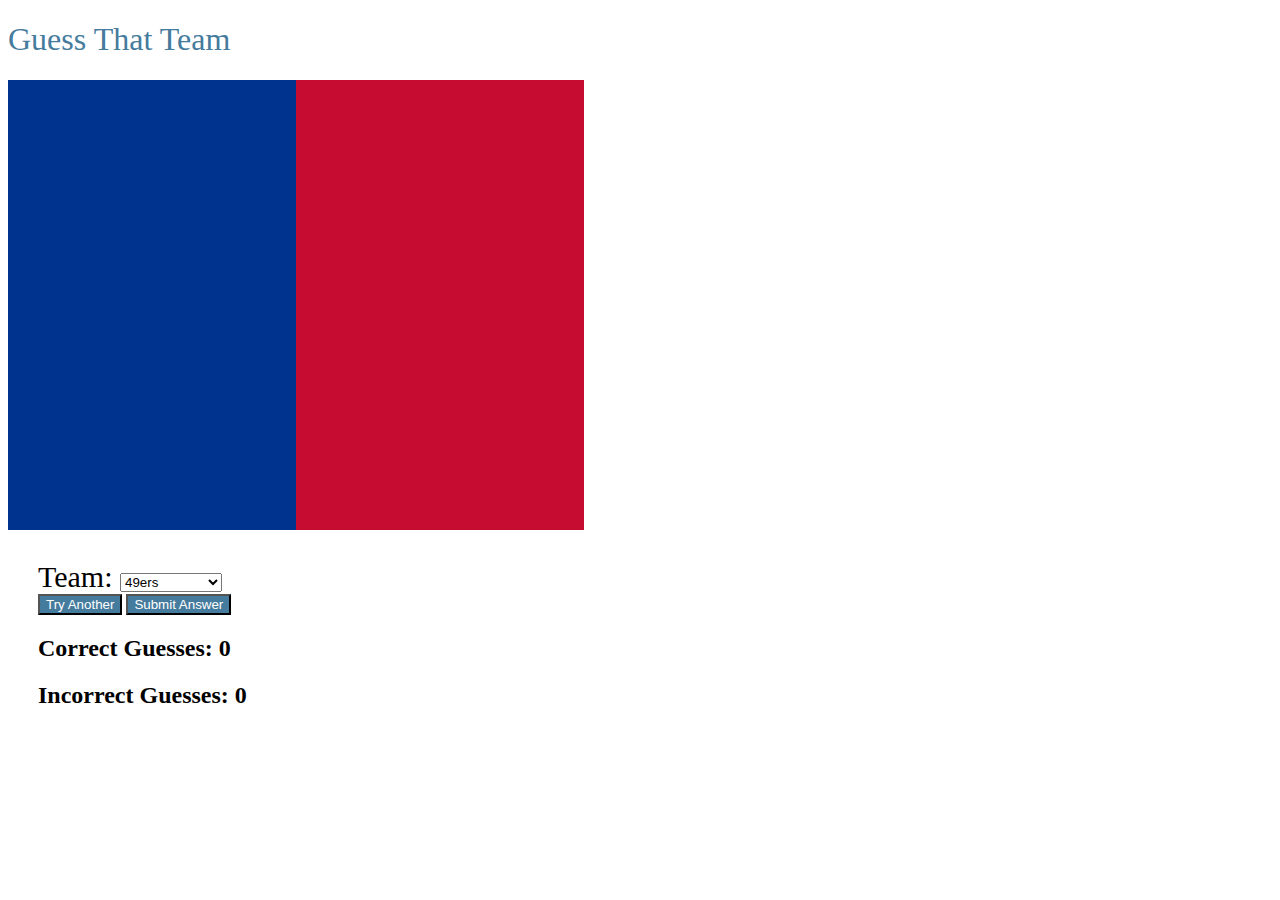
<file: Guess That Team/index.html>
<!DOCTYPE html>

<head>
    <link rel="stylesheet" href="https://cdn.jsdelivr.net/npm/bootstrap@4.5.3/dist/css/bootstrap.min.css"
        integrity="sha384-TX8t27EcRE3e/ihU7zmQxVncDAy5uIKz4rEkgIXeMed4M0jlfIDPvg6uqKI2xXr2" crossorigin="anonymous">
    <title>Guess That Team</title>
    <link rel="stylesheet" href="app.css">
    <meta name="viewport" content="width=device-width, initial-scale=1.0">


</head>

<body>
    <div class="container">
        <h1 class="text-center display-1">
            Guess That Team
        </h1>
    </div>

    <div class="card-group">
        <div id="card1" class="card" style="width: 18rem;">
            <div class="card-body">
            </div>
        </div>

        <div id="card2" class="card" style="width: 18rem;">
            <div class="card-body">
            </div>
        </div>

        <div id="card3" class="card" style="width: 18rem;">
            <div class="card-body">
            </div>
        </div>
    </div>

    <div id="submit" class="container text-center">
        <form>
            Team:
            <select class="form-select form-select-lg mb-3" name="team" id="mySelect">
                <option value="sf">49ers</option>
                <option value="chi">Bears</option>
                <option value="cin">Bengals</option>
                <option value="buf">Bills</option>
                <option value="den">Broncos</option>
                <option value="cle">Browns</option>
                <option value="tb">Buccaneers</option>
                <option value='arz'>Cardinals</option>
                <option value='lac'>Chargers</option>
                <option value='kc'>Chiefs</option>
                <option value='ind'>Colts</option>
                <option value='was'>Commanders</option>
                <option value='dal'>Cowboys</option>
                <option value="mia">Dolphins</option>
                <option value='phi'>Eagles</option>
                <option value='atl'>Falcons</option>
                <option value='nyg'>Giants</option>
                <option value='jac'>Jaguars</option>
                <option value='nyj'>Jets</option>
                <option value='det'>Lions</option>
                <option value='gb'>Packers</option>
                <option value='car'>Panthers</option>
                <option value='ne'>Patriots</option>
                <option value='lv'>Raiders</option>
                <option value='lar'>Rams</option>
                <option value='bal'>Ravens</option>
                <option value='no'>Saints</option>
                <option value='sea'>Seahawks</option>
                <option value='pit'>Steelers</option>
                <option value='hou'>Texans</option>
                <option value='ten'>Titans</option>
                <option value='min'>Vikings</option>
            </select>
        </form>
        <div id="userInput">
            <button id="tryAnother" class="btn-lg">Try Another</button>
            <button id="answer" class="btn-lg">Submit Answer</button>
            <h2>Correct Guesses: <span id="correctScore">0</span></h2>
            <h2>Incorrect Guesses: <span id="inCorrectScore">0</span></h2>
        </div>
    </div>

    <script src="script.js"></script>
</body>





</html>
</file>
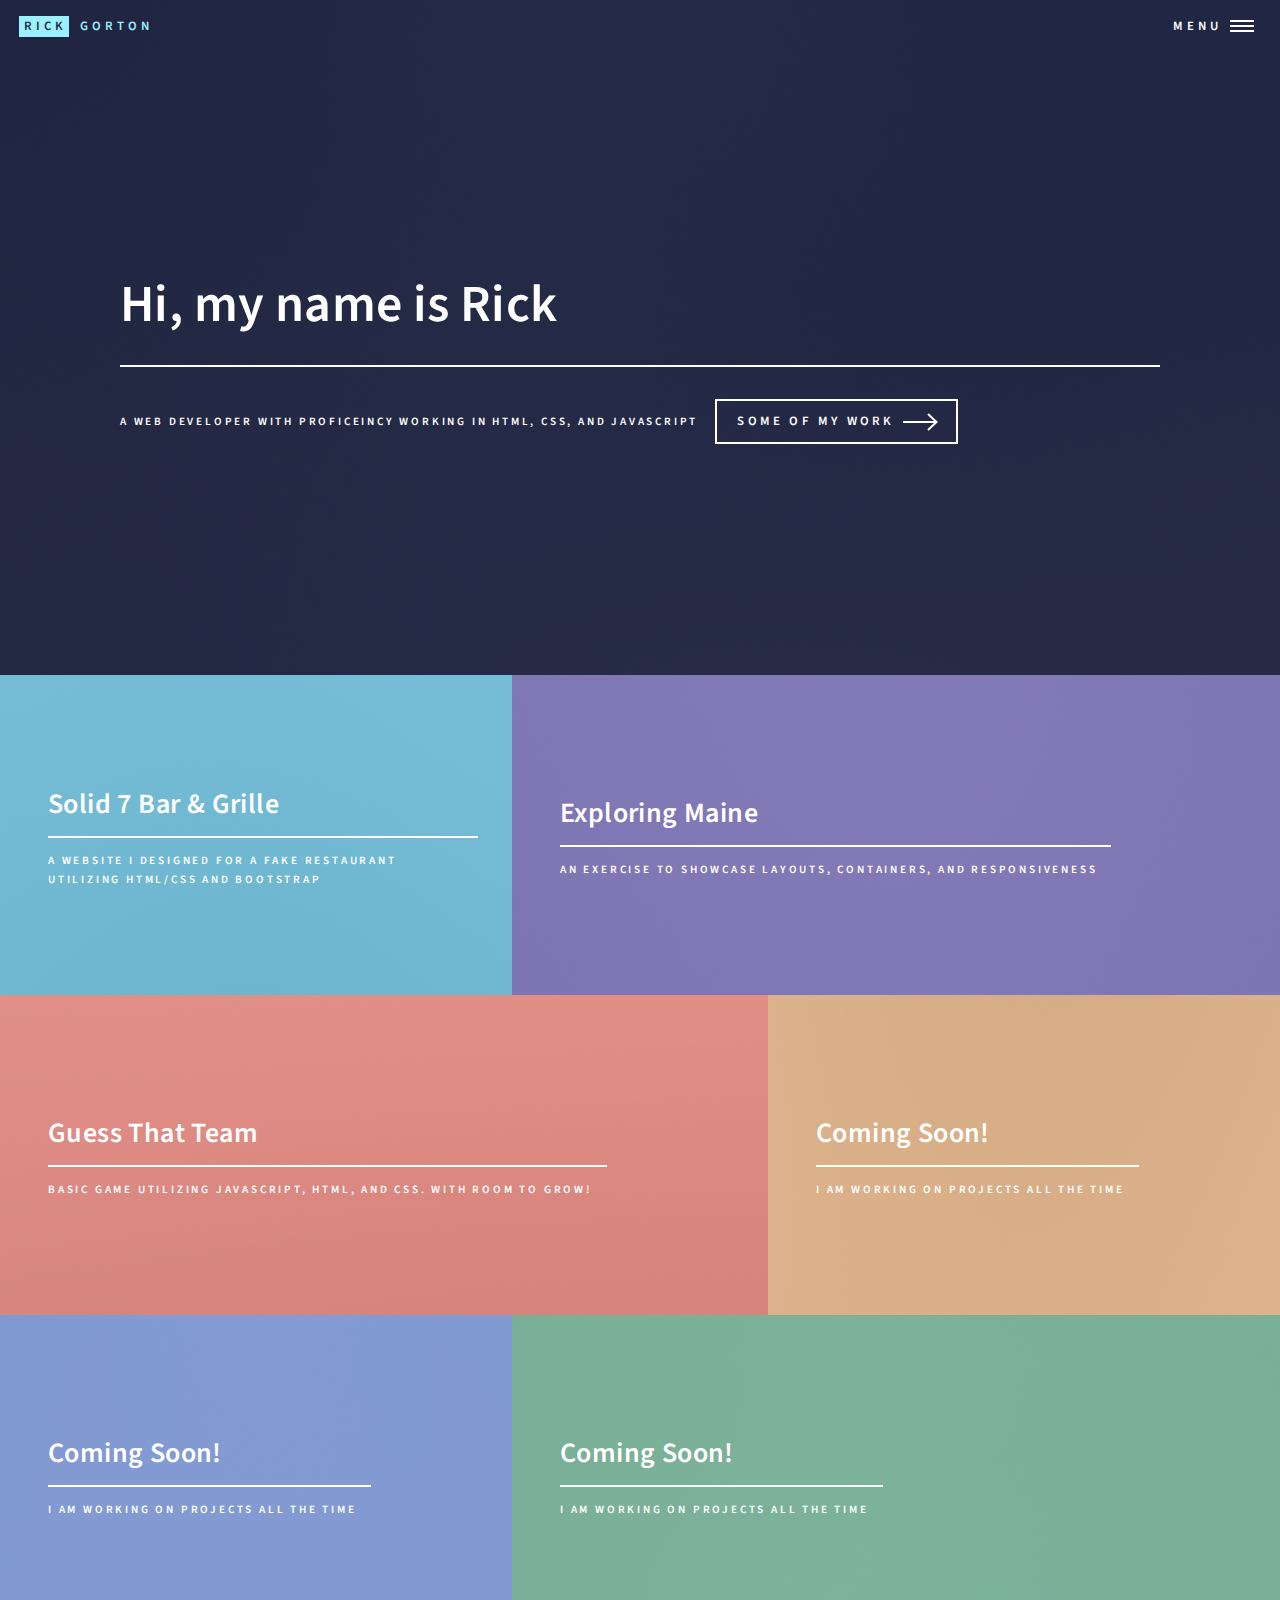
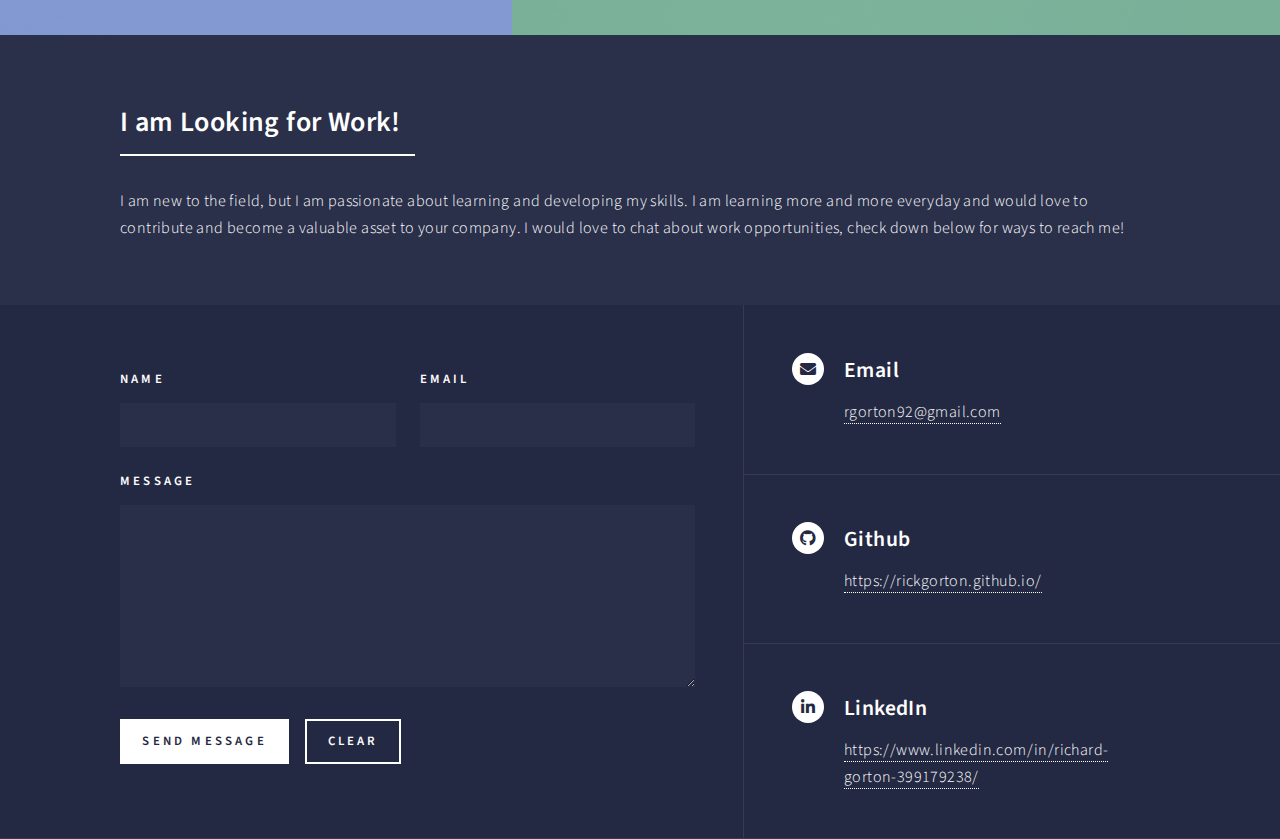
<file: Portfolio/index.html>
<!DOCTYPE HTML>
<html>

<head>
	<title>My Portfolio</title>
	<meta charset="utf-8" />
	<meta name="viewport" content="width=device-width, initial-scale=1, user-scalable=no" />
	<link rel="stylesheet" href="assets/css/main.css" />
	<noscript>
		<link rel="stylesheet" href="assets/css/noscript.css" />
	</noscript>
</head>

<body class="is-preload">

	<!-- Wrapper -->
	<div id="wrapper">

		<!-- Header -->
		<header id="header" class="alt">
			<a href="index.html" class="logo"><strong>Rick</strong> <span>Gorton</span></a>
			<nav>
				<a href="#menu">Menu</a>
			</nav>
		</header>

		<!-- Menu -->
		<nav id="menu">
			<ul class="links">
				<li><a href="index.html">Home</a></li>
				<li><a href="Solid 7/Solid 7.html">Restaurant Site Demo</a></li>
				<li><a href="Column Site/index.html">Photo Blog Demo</a></li>

			</ul>
		</nav>

		<!-- Banner -->
		<section id="banner" class="major">
			<div class="inner">
				<header class="major">
					<h1>Hi, my name is Rick</h1>
				</header>
				<div class="content">
					<p>A Web Developer with proficeincy working in HTML, CSS, and Javascript</p>
					<ul class="actions">
						<li><a href="#one" class="button next scrolly">Some of my Work</a></li>
					</ul>
				</div>
			</div>
		</section>

		<!-- Main -->
		<div id="main">

			<!-- One -->
			<section id="one" class="tiles">
				<article>
					<span class="image">
						<img src="images/pic01.jpg" alt="" />
					</span>
					<header class="major">
						<h3><a href="Solid 7/Solid 7.html" class="link">Solid 7 Bar & Grille</a></h3>
						<p>A website I designed for a fake Restaurant utilizing HTML/CSS and Bootstrap</p>
					</header>
				</article>
				<article>
					<span class="image">
						<img src="images/pic02.jpg" alt="" />
					</span>
					<header class="major">
						<h3><a href="Column Site/index.html" class="link">Exploring Maine</a></h3>
						<p>An exercise to showcase layouts, containers, and responsiveness</p>
					</header>
				</article>
				<article>
					<span class="image">
						<img src="images/pic03.jpg" alt="" />
					</span>
					<header class="major">
						<h3><a href="Guess That Team/index.html" class="link"></a> Guess That Team</a></h3>
						<p>Basic game utilizing Javascript, HTML, and CSS. With room to grow!</p>
					</header>
				</article>
				<article>
					<span class="image">
						<img src="images/pic04.jpg" alt="" />
					</span>
					<header class="major">
						<h3>Coming Soon!</a></h3>
						<p>I am working on projects all the time</p>
					</header>
				</article>
				<article>
					<span class="image">
						<img src="images/pic05.jpg" alt="" />
					</span>
					<header class="major">
						<h3>Coming Soon!</a></h3>
						<p>I am working on projects all the time</p>
					</header>
				</article>
				<article>
					<span class="image">
						<img src="images/pic06.jpg" alt="" />
					</span>
					<header class="major">
						<h3>Coming Soon!</a></h3>
						<p>I am working on projects all the time</p>
					</header>
				</article>
			</section>

			<!-- Two -->
			<section id="two">
				<div class="inner">
					<header class="major">
						<h2>I am Looking for Work!</h2>
					</header>
					<p> I am new to the field, but I am passionate about learning and developing my skills. I am
						learning more and more everyday and would love to contribute and become a valuable asset to your
						company. I would love to chat about work opportunities, check down below for ways to reach me!
					</p>
				</div>
			</section>

		</div>

		<!-- Contact -->
		<section id="contact">
			<div class="inner">
				<section>
					<form method="post" action="#">
						<div class="fields">
							<div class="field half">
								<label for="name">Name</label>
								<input type="text" name="name" id="name" required />
							</div>
							<div class="field half">
								<label for="email">Email</label>
								<input type="text" name="email" id="email" required />
							</div>
							<div class="field">
								<label for="message">Message</label>
								<textarea name="message" id="message" rows="6" required></textarea>
							</div>
						</div>
						<ul class="actions">
							<li><input type="submit" value="Send Message" class="primary" /></li>
							<li><input type="reset" value="Clear" /></li>
						</ul>
					</form>
				</section>
				<section class="split">
					<section>
						<div class="contact-method">
							<span class="icon solid alt fa-envelope"></span>
							<h3>Email</h3>
							<a href="mailto:rgorton92@gmail.com">rgorton92@gmail.com</a>
						</div>
					</section>
					<section>
						<div class="contact-method">
							<span class="icon brands alt fa-github"></span>
							<h3>Github</h3>
							<span><a href="https://rickgorton.github.io/">https://rickgorton.github.io/</a></span>
						</div>
					</section>
					<section>
						<div class="contact-method">
							<span class="icon brands alt fa-linkedin-in"></span>
							<h3>LinkedIn</h3>
							<span><a
									href="https://www.linkedin.com/in/richard-gorton-399179238/">https://www.linkedin.com/in/richard-gorton-399179238/</a></span>
						</div>
					</section>
				</section>
			</div>
		</section>
	</div>

	<!-- Scripts -->
	<script src="assets/js/jquery.min.js"></script>
	<script src="assets/js/jquery.scrolly.min.js"></script>
	<script src="assets/js/jquery.scrollex.min.js"></script>
	<script src="assets/js/browser.min.js"></script>
	<script src="assets/js/breakpoints.min.js"></script>
	<script src="assets/js/util.js"></script>
	<script src="assets/js/main.js"></script>

</body>

</html>
</file>
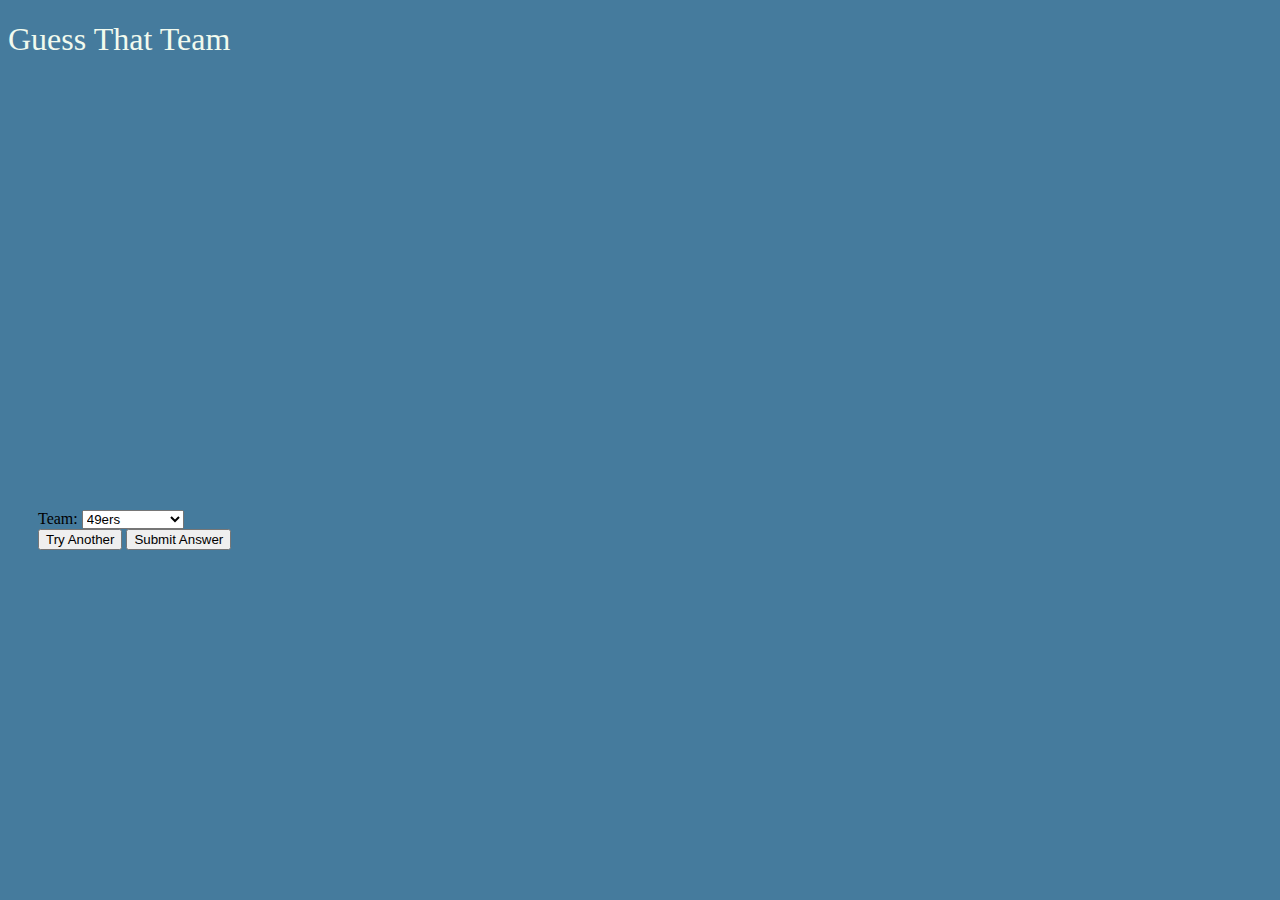
<file: Portfolio/Guess That Team/index.html>
<!DOCTYPE html>

<head>
    <link rel="stylesheet" href="https://cdn.jsdelivr.net/npm/bootstrap@4.5.3/dist/css/bootstrap.min.css"
        integrity="sha384-TX8t27EcRE3e/ihU7zmQxVncDAy5uIKz4rEkgIXeMed4M0jlfIDPvg6uqKI2xXr2" crossorigin="anonymous">
    <title>Guess That Team</title>
    <link rel="stylesheet" href="app.css">


</head>

<body>
    <div class="container">
        <h1 class="text-center display-1">
            Guess That Team
        </h1>
    </div>

    <div class="card-group">
        <div id="card1" class="card" style="width: 18rem; height: 25rem;">
            <div class="card-body">
            </div>
        </div>

        <div id="card2" class="card" style="width: 18rem;">
            <div class="card-body">
            </div>
        </div>

        <div id="card3" class="card" style="width: 18rem;">
            <div class="card-body">
            </div>
        </div>
    </div>

    <div id="submit" class="container text-center">
        <form>
            Team:
            <select name="team" id="mySelect">
                <option value="sf">49ers</option>
                <option value="chi">Bears</option>
                <option value="cin">Bengals</option>
                <option value="buf">Bills</option>
                <option value="den">Broncos</option>
                <option value="cin">Browns</option>
                <option value="tb">Buccaneers</option>
                <option value='arz'>Cardinals</option>
                <option value='lac'>Chargers</option>
                <option value='kc'>Chiefs</option>
                <option value='ind'>Colts</option>
                <option value='was'>Commanders</option>
                <option value='dal'>Cowboys</option>
                <option value="mia">Dolphins</option>
                <option value='phi'>Eagles</option>
                <option value='atl'>Falcons</option>
                <option value='nyg'>Giants</option>
                <option value='jac'>Jaguars</option>
                <option value='nyj'>Jets</option>
                <option value='det'>Lions</option>
                <option value='gb'>Packers</option>
                <option value='car'>Panthers</option>
                <option value='ne'>Patriots</option>
                <option value='lv'>Raiders</option>
                <option value='lar'>Rams</option>
                <option value='bal'>Ravens</option>
                <option value='no'>Saints</option>
                <option value='sea'>Seahawks</option>
                <option value='pit'>Steelers</option>
                <option value='hou'>Texans</option>
                <option value='ten'>Titans</option>
                <option value='min'>Vikings</option>
            </select>
        </form>
        <button id="tryAnother">Try Another</button>
        <button id="answer">Submit Answer</button>
    </div>

    <script src="script.js"></script>
</body>





</html>
</file>
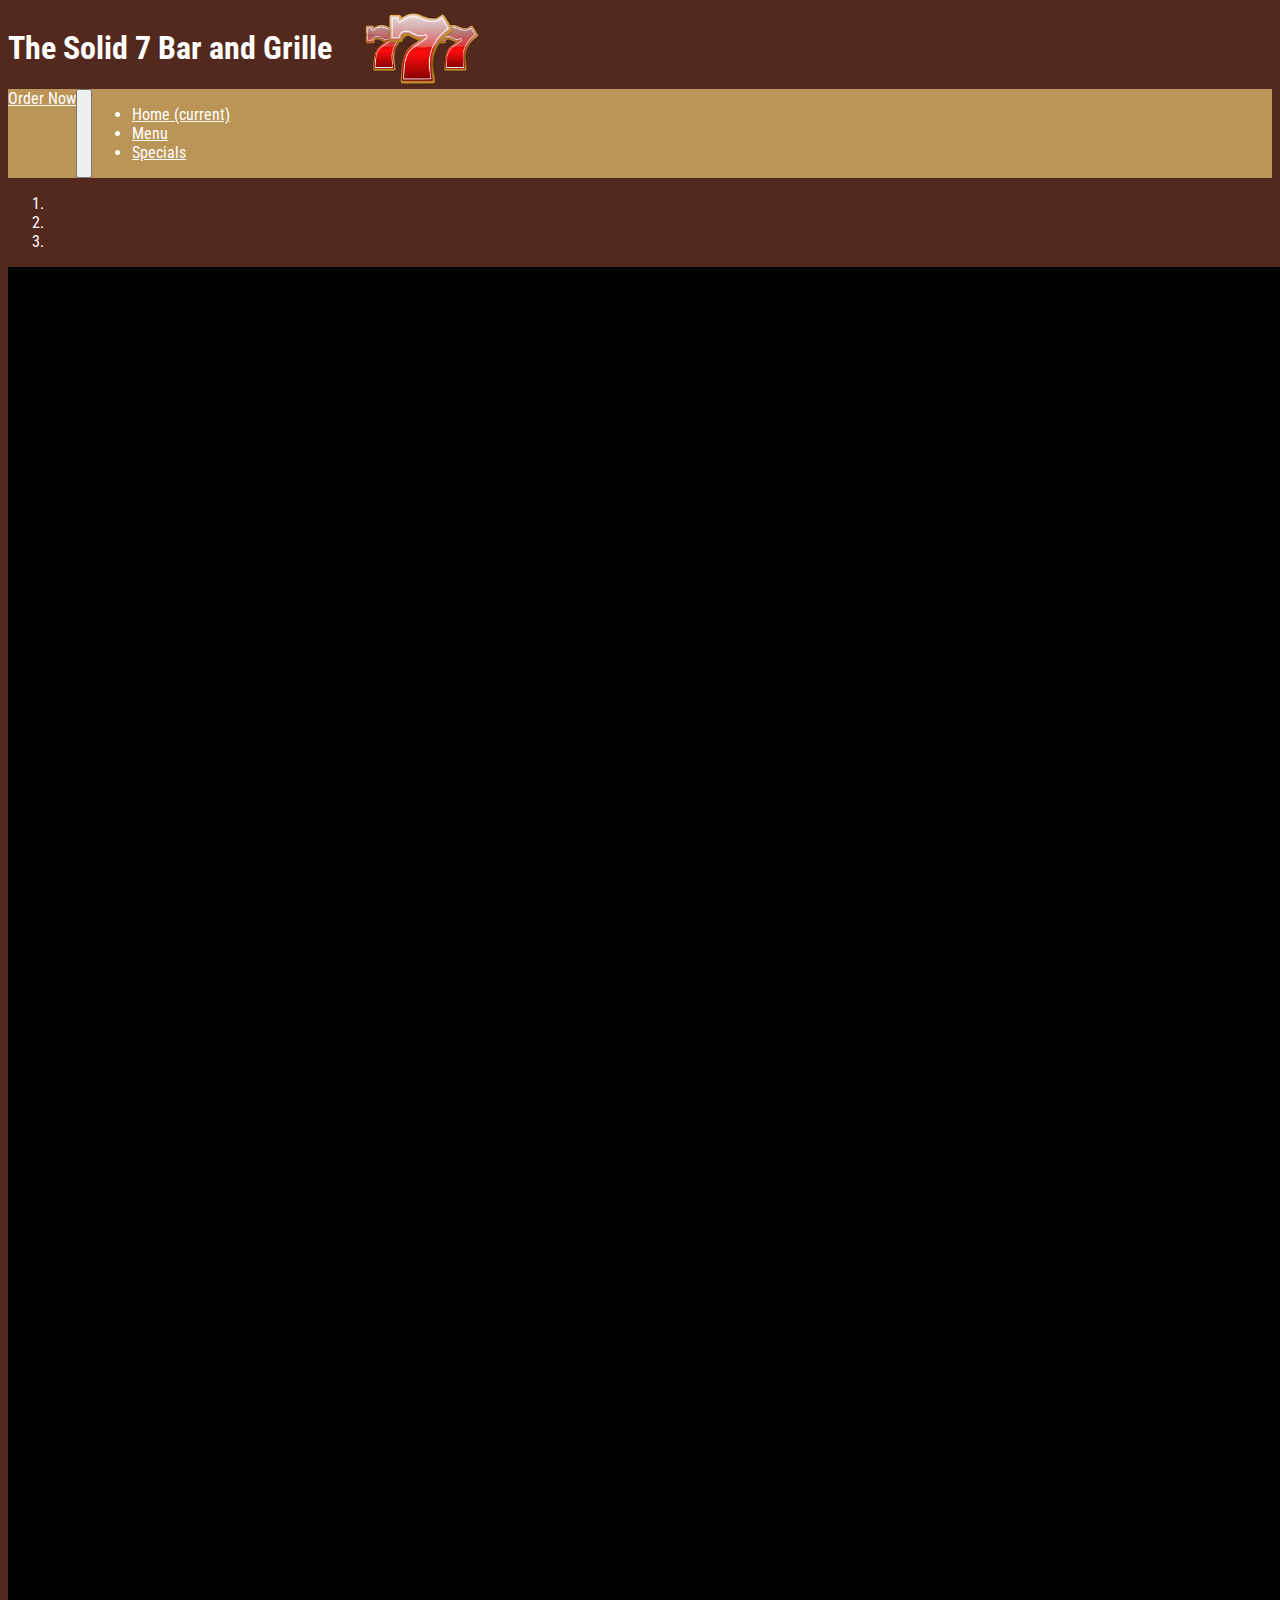
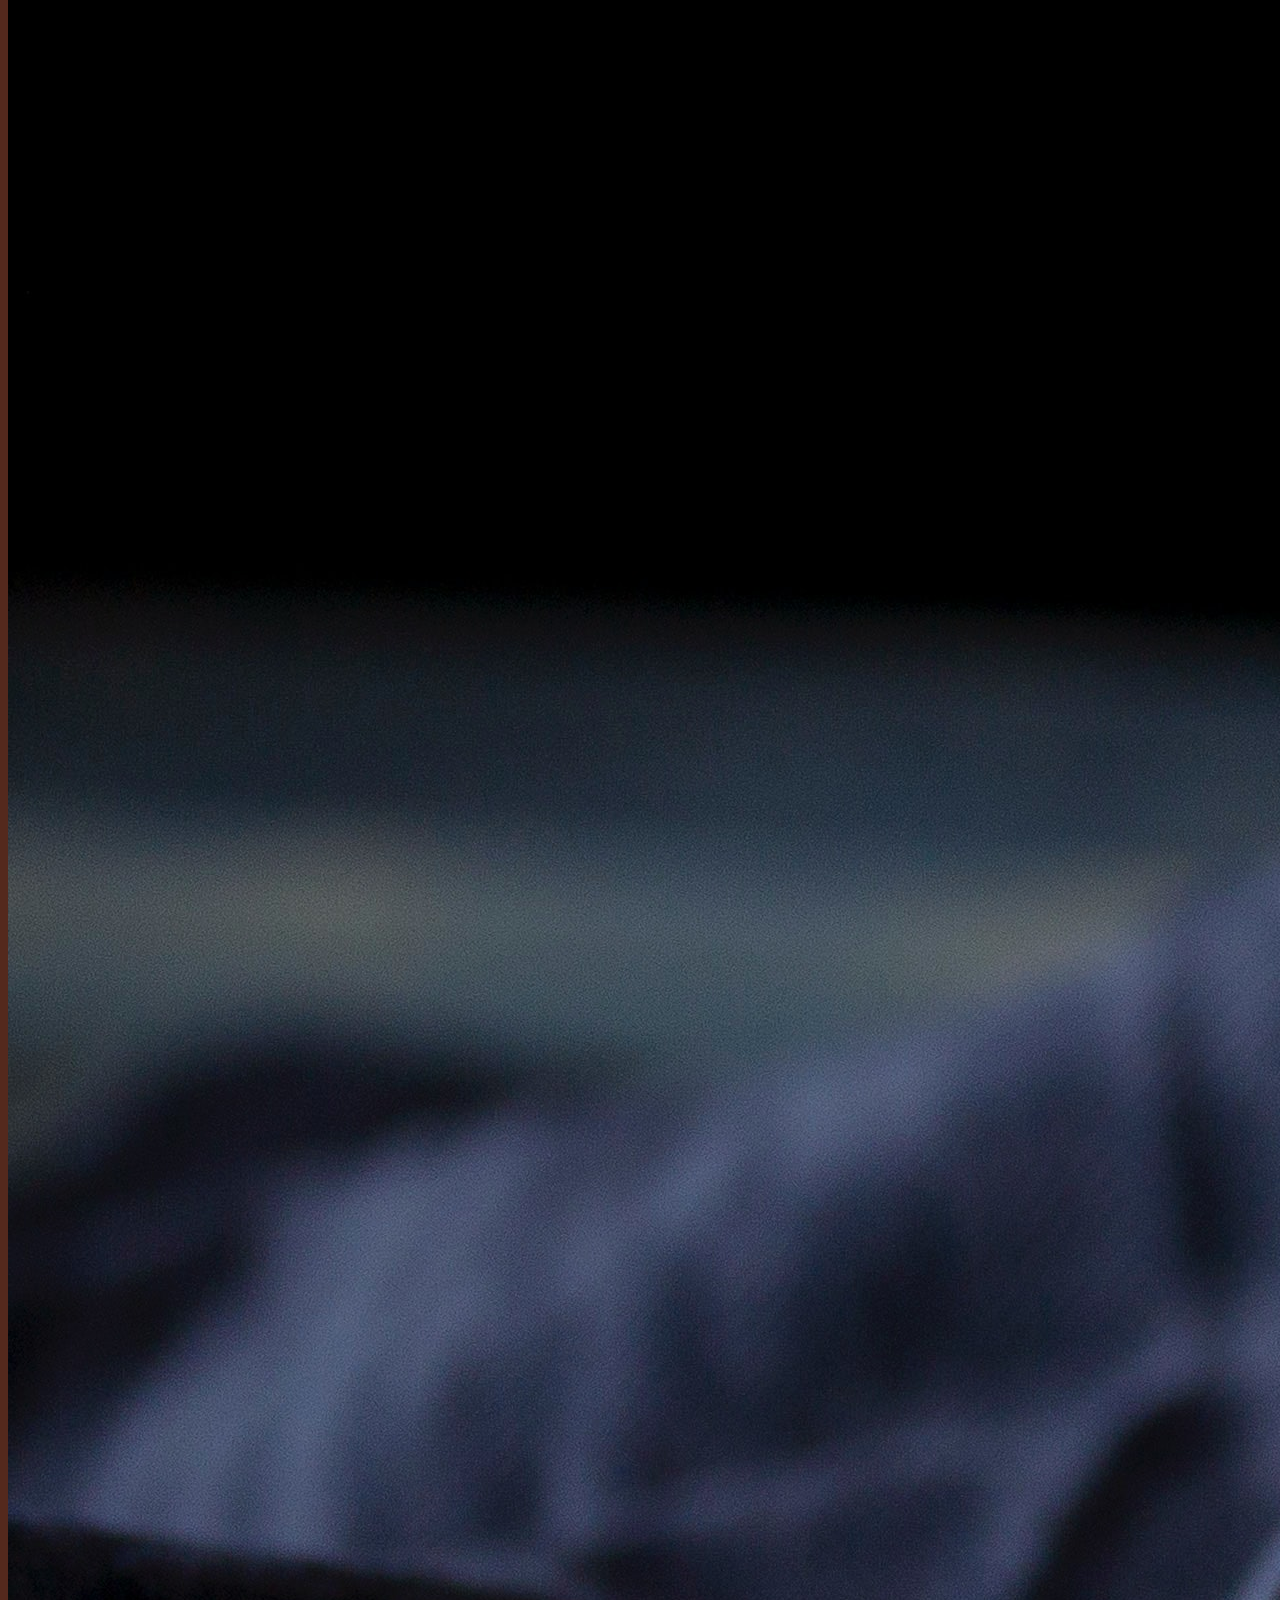
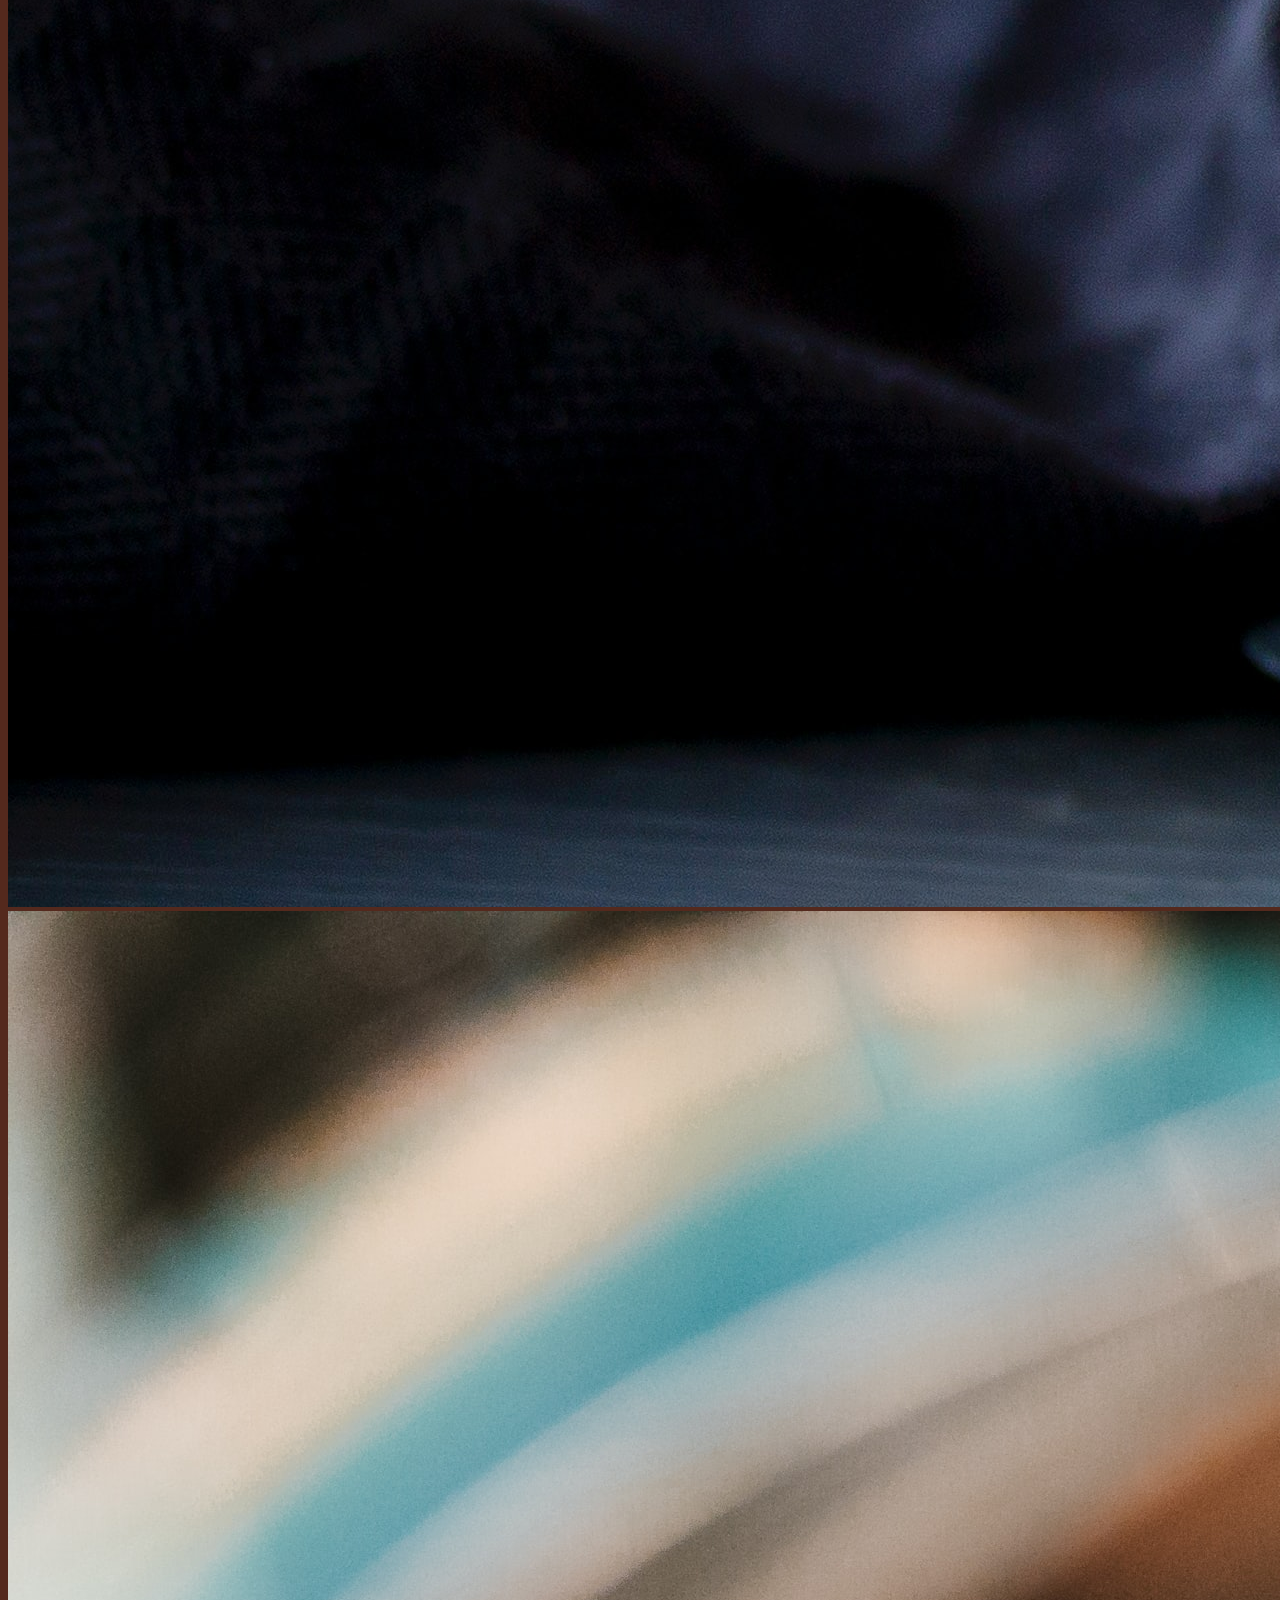
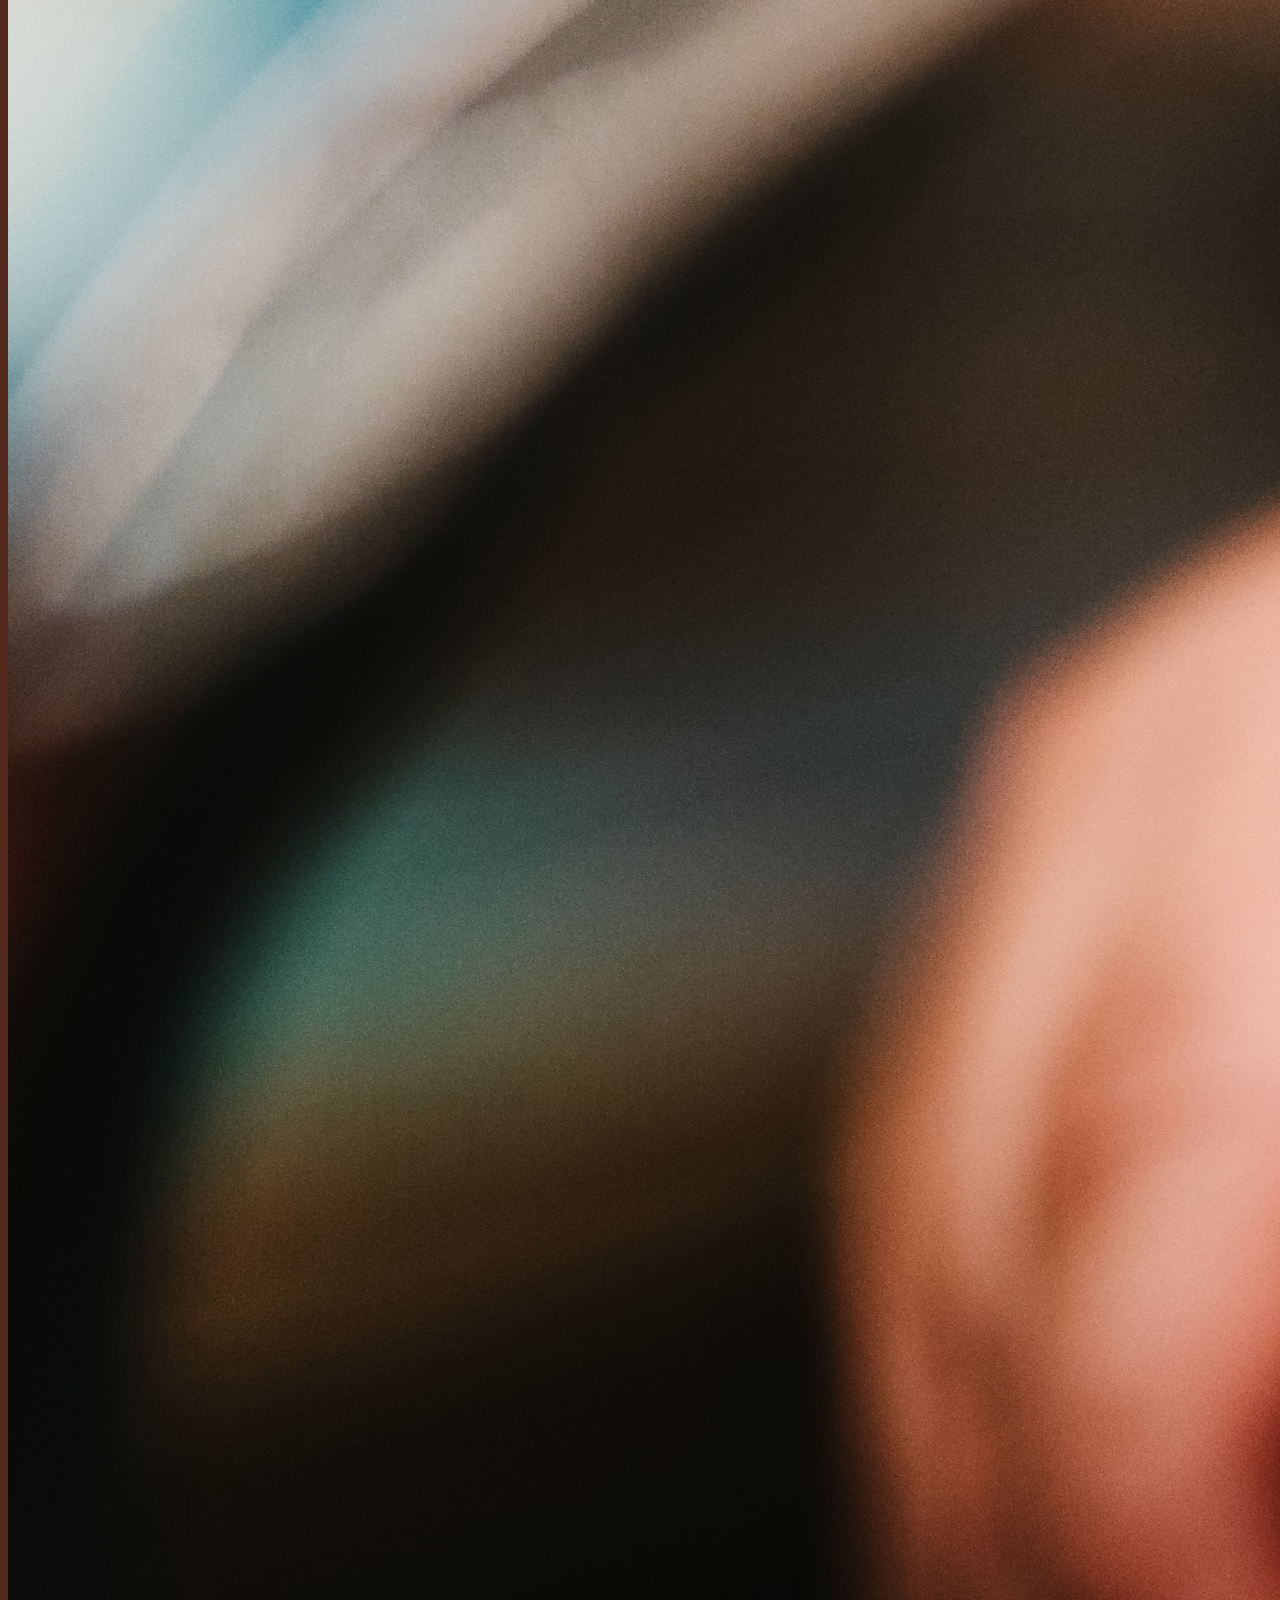
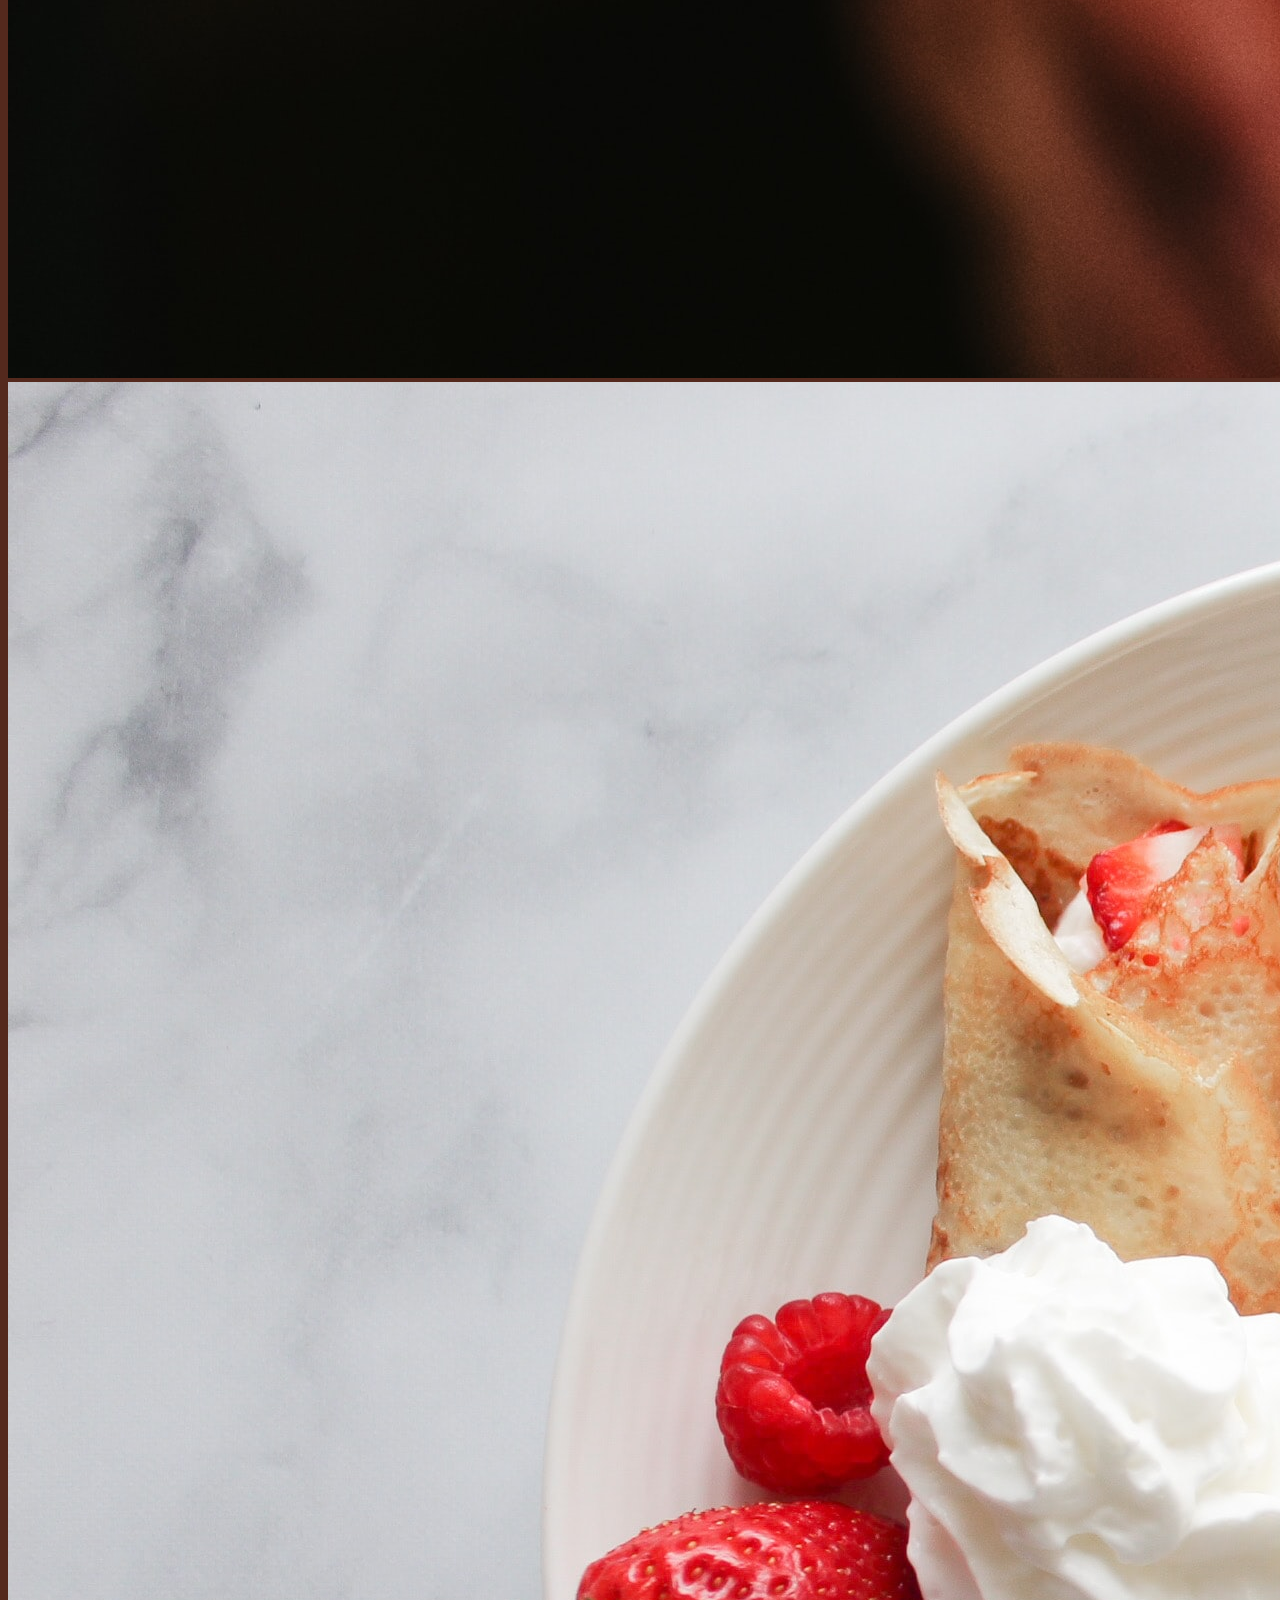
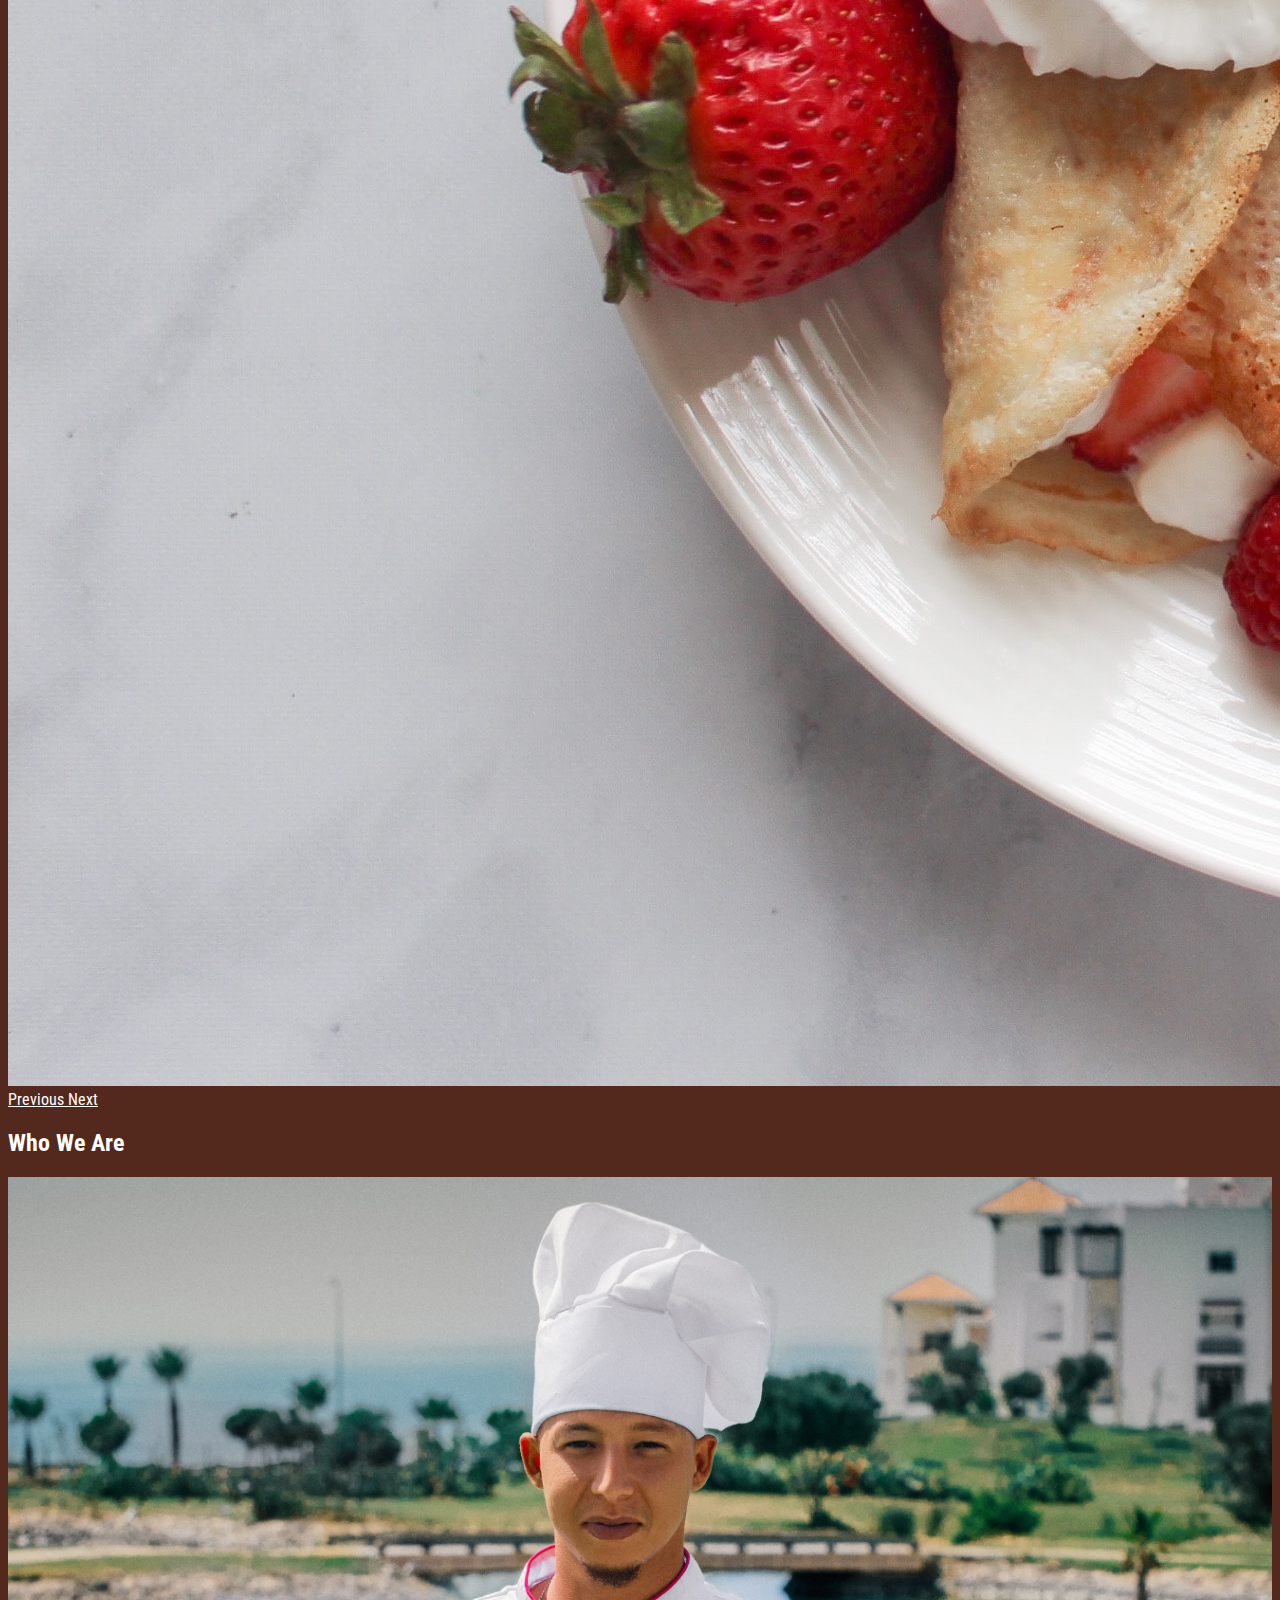
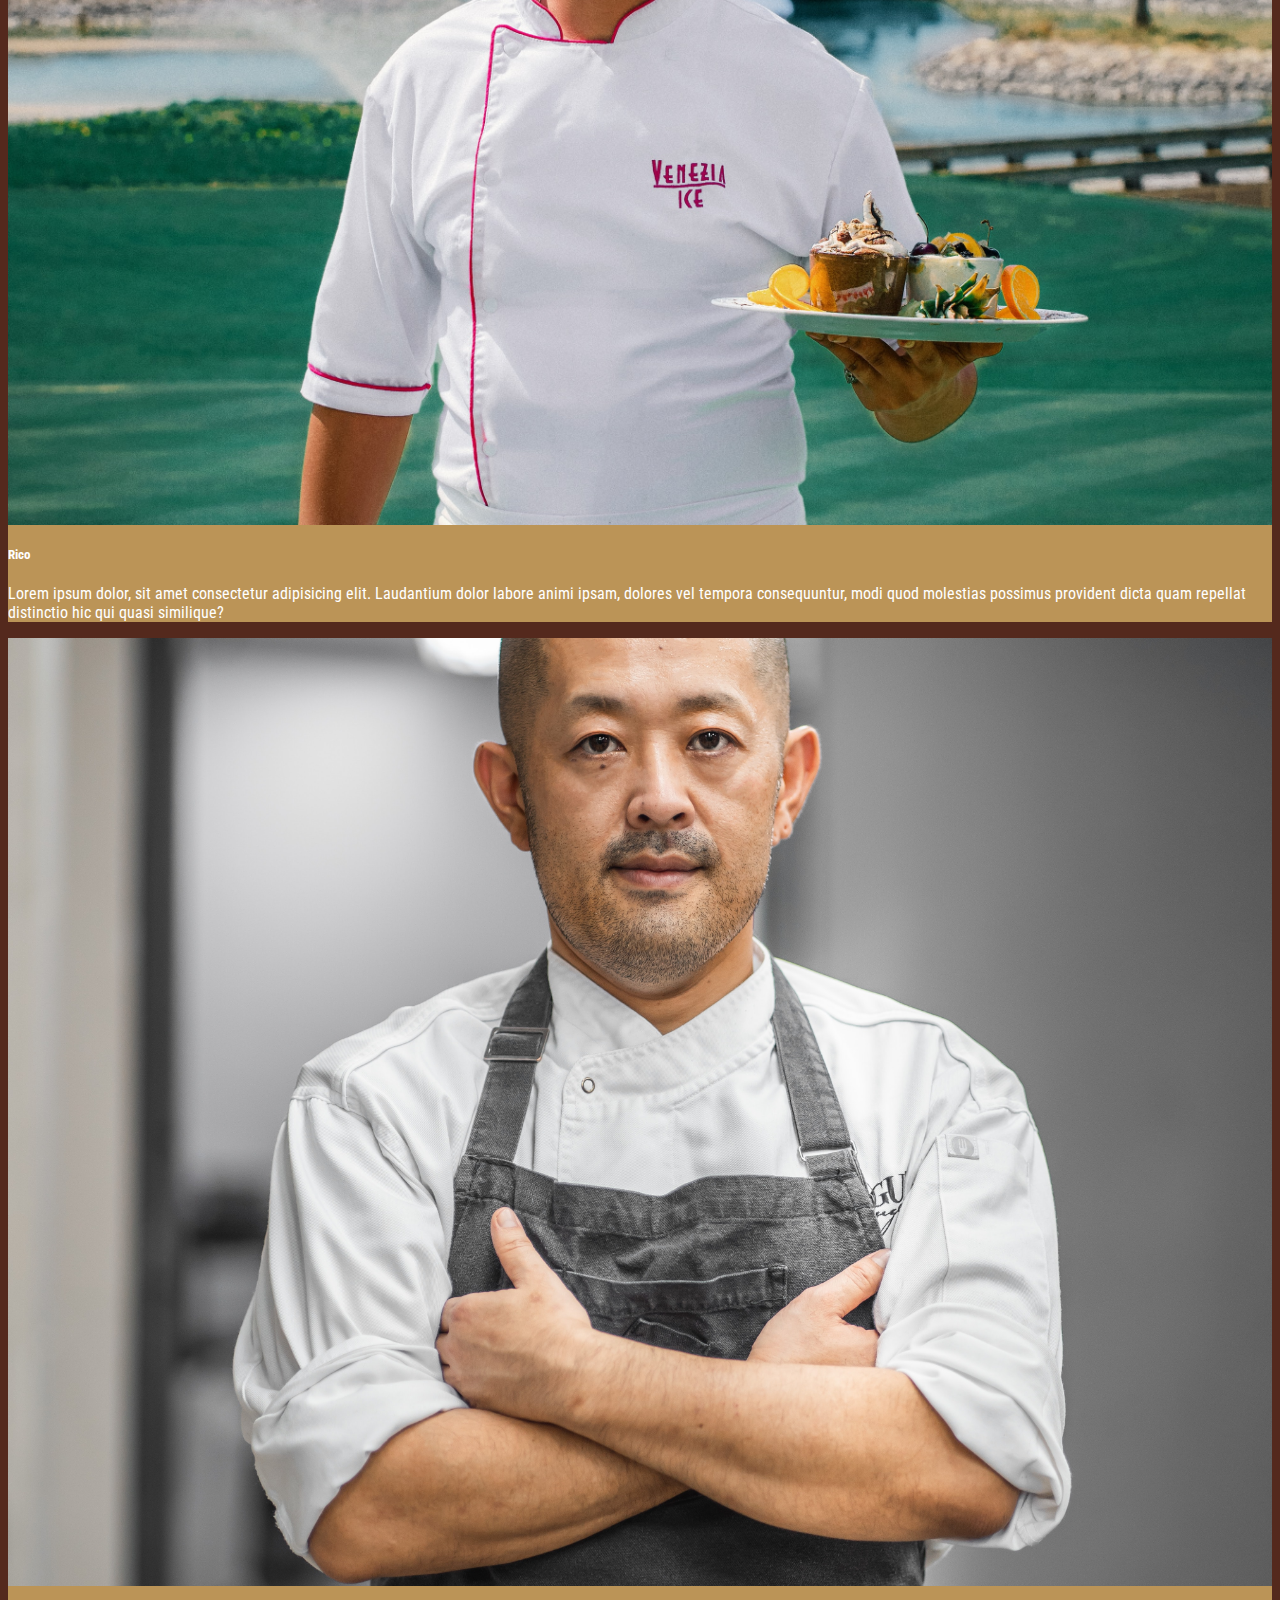
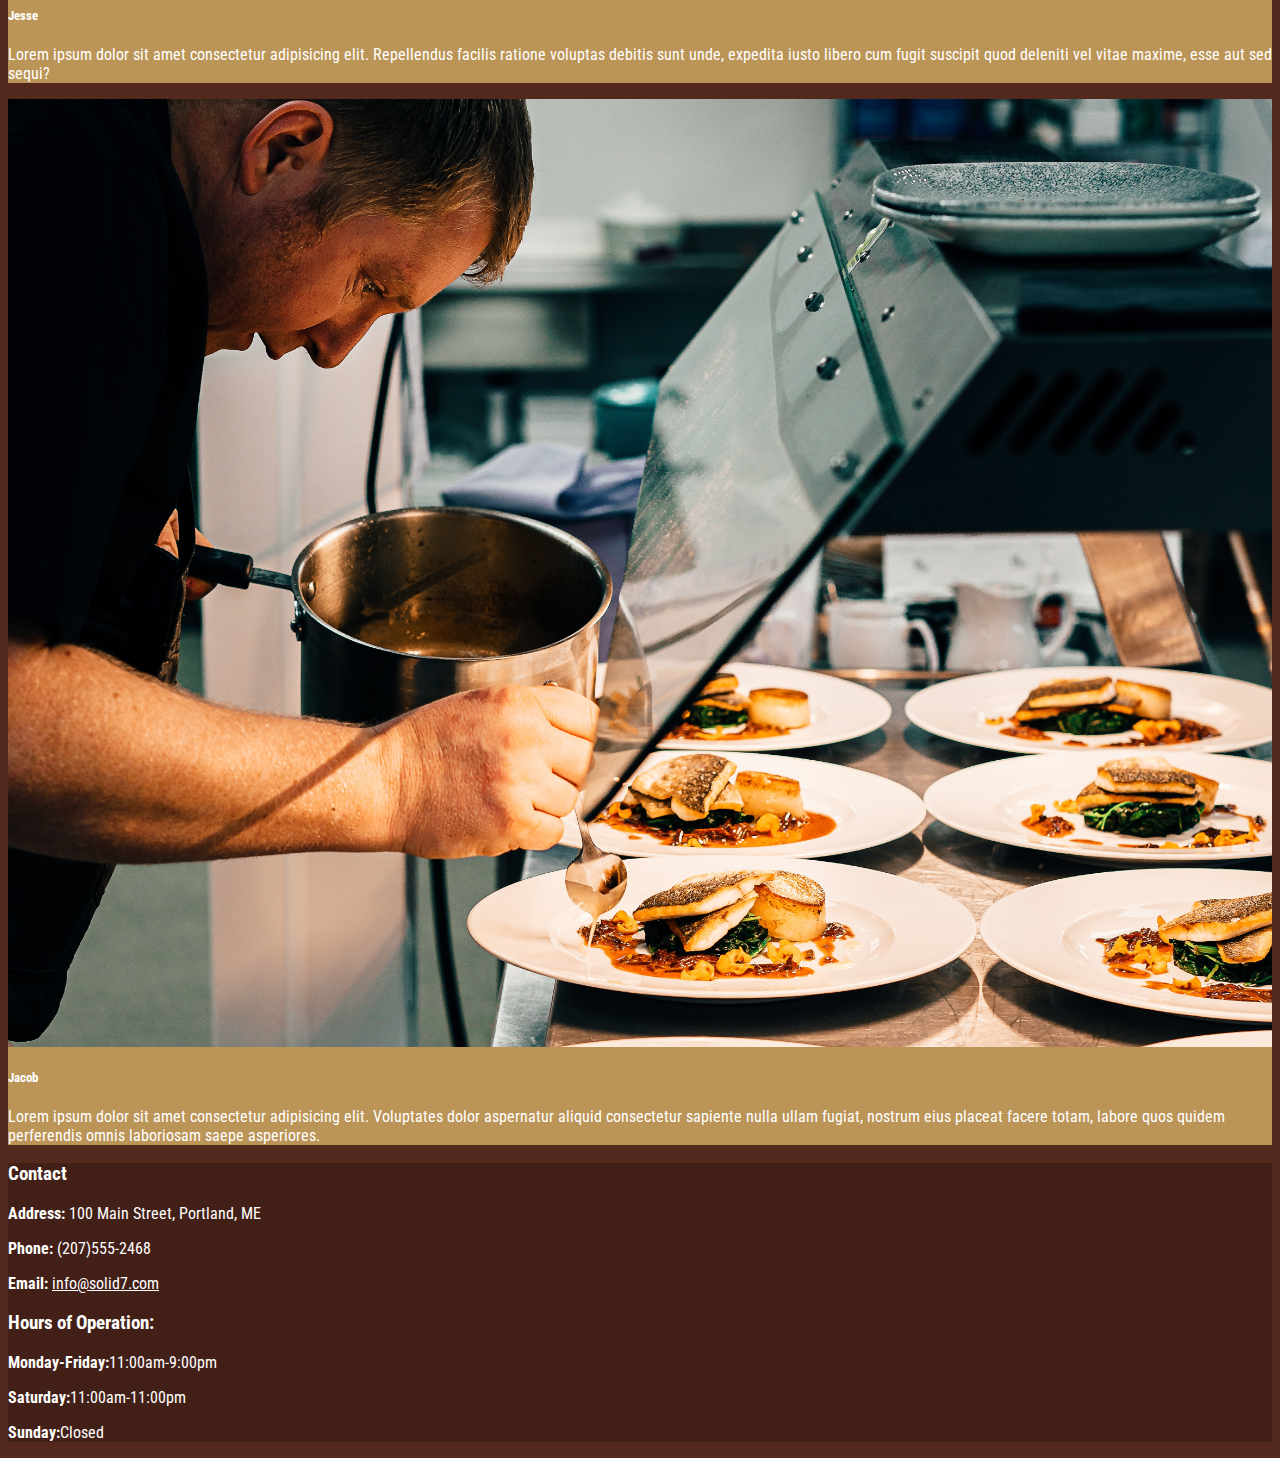
<file: Solid 7/Solid 7.html>
<!DOCTYPE html>
<html lang="en">

<head>
    <meta charset="UTF-8">
    <meta http-equiv="X-UA-Compatible" content="IE=edge">
    <meta name="viewport" content="width=device-width, initial-scale=1.0">
    <link rel="stylesheet" href="https://cdn.jsdelivr.net/npm/bootstrap@4.5.3/dist/css/bootstrap.min.css"
        integrity="sha384-TX8t27EcRE3e/ihU7zmQxVncDAy5uIKz4rEkgIXeMed4M0jlfIDPvg6uqKI2xXr2" crossorigin="anonymous">
    <link rel="stylesheet" href="app.css">
    <link rel="preconnect" href="https://fonts.googleapis.com">
    <link rel="preconnect" href="https://fonts.gstatic.com" crossorigin>
    <link href="https://fonts.googleapis.com/css2?family=Roboto+Condensed:wght@300&display=swap" rel="stylesheet">
    <title>Welcome to the Solid 7</title>
</head>

<body>
    <div class="container">
        <h1 class="text-align-left display-3">The Solid 7 Bar and Grille</h1> <img id="slot7" src="images/Slot7.png"
            alt="">
    </div>
    <nav class="navbar navbar-expand-lg">
        <a class="navbar-brand" href="#">Order Now</a>
        <button class="navbar-toggler" type="button" data-toggle="collapse" data-target="#navbarNav"
            aria-controls="navbarNav" aria-expanded="false" aria-label="Toggle navigation">
            <span class="navbar-toggler-icon"></span>
        </button>
        <div class="collapse navbar-collapse" id="navbarNav">
            <ul class="navbar-nav">
                <li class="nav-item active">
                    <a class="nav-link" href="#">Home <span class="sr-only">(current)</span></a>
                </li>
                <li class="nav-item">
                    <a class="nav-link" href="#">Menu</a>
                </li>
                <li class="nav-item">
                    <a class="nav-link" href="#">Specials</a>
            </ul>
        </div>
    </nav>
    <div id="carouselExampleIndicators" class="carousel slide" data-ride="carousel">
        <ol class="carousel-indicators">
            <li data-target="#carouselExampleIndicators" data-slide-to="0" class="active"></li>
            <li data-target="#carouselExampleIndicators" data-slide-to="1"></li>
            <li data-target="#carouselExampleIndicators" data-slide-to="2"></li>
        </ol>
        <div class="carousel-inner">
            <div class="carousel-item active">
                <img src="images/burger.jpg" class="d-block w-100" alt="Cheeseburger">
            </div>
            <div class="carousel-item">
                <img src="images/beer.jpg" class="d-block w-100" alt="beer">
            </div>
            <div class="carousel-item">
                <img src="images/dessert.jpg" class="d-block w-100" alt="dessert">
            </div>
        </div>
        <a class="carousel-control-prev" href="#carouselExampleIndicators" role="button" data-slide="prev">
            <span class="carousel-control-prev-icon" aria-hidden="true"></span>
            <span class="sr-only">Previous</span>
        </a>
        <a class="carousel-control-next" href="#carouselExampleIndicators" role="button" data-slide="next">
            <span class="carousel-control-next-icon" aria-hidden="true"></span>
            <span class="sr-only">Next</span>
        </a>
    </div>
    <script src="https://code.jquery.com/jquery-3.5.1.slim.min.js"
        integrity="sha384-DfXdz2htPH0lsSSs5nCTpuj/zy4C+OGpamoFVy38MVBnE+IbbVYUew+OrCXaRkfj"
        crossorigin="anonymous"></script>
    <script src="https://cdn.jsdelivr.net/npm/bootstrap@4.5.3/dist/js/bootstrap.bundle.min.js"
        integrity="sha384-ho+j7jyWK8fNQe+A12Hb8AhRq26LrZ/JpcUGGOn+Y7RsweNrtN/tE3MoK7ZeZDyx"
        crossorigin="anonymous"></script>

    <h2 class="text-center">Who We Are</h2>

    <div class="card-group">
        <div class="col">
            <div class="card">
                <img class="chefimg card-img-top" src="images/chef 1.jpg" alt="Rico">
                <div class="card-body">
                    <h5 class="card-title">Rico</h5>
                    <p class="card-text"> Lorem ipsum dolor, sit amet consectetur adipisicing elit. Laudantium dolor
                        labore animi ipsam, dolores vel tempora consequuntur, modi quod molestias possimus provident
                        dicta quam repellat distinctio hic qui quasi similique? </p>
                </div>
            </div>
        </div>
        <div class="col">
            <div class="card">
                <img class="chefimg card-img-top" src="images/chef 2.jpg" alt="Jesse">
                <div class="card-body">
                    <h5 class="card-title">Jesse</h5>
                    <p class="card-text"> Lorem ipsum dolor sit amet consectetur adipisicing elit. Repellendus facilis
                        ratione voluptas debitis sunt unde, expedita iusto libero cum fugit suscipit quod deleniti vel
                        vitae maxime, esse aut sed sequi? </p>
                </div>
            </div>
        </div>
        <div class="col">
            <div class="card">
                <img class="chefimg card-img-top" src="images/chef 3.jpg" alt="Jacob">
                <div class="card-body">
                    <h5 class="card-title">Jacob</h5>
                    <p class="card-text"> Lorem ipsum dolor sit amet consectetur adipisicing elit. Voluptates dolor
                        aspernatur aliquid consectetur sapiente nulla ullam fugiat, nostrum eius placeat facere totam,
                        labore quos quidem perferendis omnis laboriosam saepe asperiores. </p>
                </div>
            </div>
        </div>
    </div>

    <footer class="text-lg-start pt-5">
        <div class="p-3 col" style="background-color: rgba(0, 0, 0, 0.2);">
            <div class="container-fluid">
                <div class="row">
                    <div class="col-xs-12 col-md-6">
                        <h3>Contact</h3>
                        <p><b>Address:</b> 100 Main Street, Portland, ME</p>
                        <p><b>Phone:</b> (207)555-2468</p>
                        <p><b>Email:</b> <a href="#">info@solid7.com</a></p>
                    </div>
                    <div class="col-xs-12 col-md-6">
                        <h3>Hours of Operation:</h3>
                        <p><b>Monday-Friday:</b>11:00am-9:00pm</p>
                        <p><b>Saturday:</b>11:00am-11:00pm</p>
                        <p><b>Sunday:</b>Closed</p>
                    </div>
                </div>
            </div>
        </div>
    </footer>
</body>

</html>
</file>
<file: Guess That Team/app.css>
h1 {
    color: #457B9D;
    font-family: Georgia, 'Times New Roman', Times, serif;
    font-weight: 100;
}

#submit {
    padding: 30px;
}

.card {
    background-color: #FFFFFF;
}

form {
    font-size: 30px;
}


body {
    background-color: #FFFFFF;
    display: block;
}

button {
    background-color: #457B9D;
    color: white;
}

.card-group {
    display: flex;
    height: 450px;
    width: auto;
}


@media (max-width: 578px) {

    .display-1 {
        font-size: 40px;
        font-weight: 400;
    }

    button {
        padding: 20px 42px;
        font-size: 25px;
    }

    h2 {
        font-size: 30px;
    }

    .card-group {
        display: flex;
        height: 230px;
        width: auto;
    }
}
</file>
<file: Portfolio/assets/css/noscript.css>
/*
	Forty by HTML5 UP
	html5up.net | @ajlkn
	Free for personal and commercial use under the CCA 3.0 license (html5up.net/license)
*/

/* Banner */

	body.is-preload #banner:after {
		opacity: 0.85;
	}

	body.is-preload #banner > .inner {
		-moz-filter: none;
		-webkit-filter: none;
		-ms-filter: none;
		filter: none;
		-moz-transform: none;
		-webkit-transform: none;
		-ms-transform: none;
		transform: none;
		opacity: 1;
	}
</file>
<file: Portfolio/Guess That Team/app.css>
body {
    background-color: #457B9D;
}

h1 {
    color: #F1FAEE;
    font-family: Georgia, 'Times New Roman', Times, serif;
    font-weight: 100;
}

#submit {
    padding: 30px;
}

.card {
    background-color: #457B9D;
}
</file>
<file: Solid 7/app.css>
body {
    background-color: #54291D;
    color: white;
    font-family: 'Roboto Condensed', sans-serif;
}

#slot7 {
    max-width: 120px;
    max-height: 120px;
    padding-left: 30px;
}

.navbar {
    background-color: #bb9457 !important;
    display: flex;
    flex: row;
}

a {
    color: white;
}

a:hover {
    color: #485129;
}

.carousel-item {
    max-height: auto;
}

h2 {
    justify-content: center;
}

.card {
    background-color: #bb9457;
}

.container {
    display: flex;
}

.chefimg {
    aspect-ratio: 4/3;
    display: flex;
    max-width: auto;
    max-height: auto;
}

.card-img-top {
    width: 100%;
    object-fit: cover;
}
</file>
<file: Portfolio/assets/css/main.css>
@import url(fontawesome-all.min.css);
@import url("https://fonts.googleapis.com/css?family=Source+Sans+Pro:300,300italic,600,600italic");

/*
	Forty by HTML5 UP
	html5up.net | @ajlkn
	Free for personal and commercial use under the CCA 3.0 license (html5up.net/license)
*/

html, body, div, span, applet, object,
iframe, h1, h2, h3, h4, h5, h6, p, blockquote,
pre, a, abbr, acronym, address, big, cite,
code, del, dfn, em, img, ins, kbd, q, s, samp,
small, strike, strong, sub, sup, tt, var, b,
u, i, center, dl, dt, dd, ol, ul, li, fieldset,
form, label, legend, table, caption, tbody,
tfoot, thead, tr, th, td, article, aside,
canvas, details, embed, figure, figcaption,
footer, header, hgroup, menu, nav, output, ruby,
section, summary, time, mark, audio, video {
	margin: 0;
	padding: 0;
	border: 0;
	font-size: 100%;
	font: inherit;
	vertical-align: baseline;}

article, aside, details, figcaption, figure,
footer, header, hgroup, menu, nav, section {
	display: block;}

body {
	line-height: 1;
}

ol, ul {
	list-style: none;
}

blockquote, q {
	quotes: none;
}

	blockquote:before, blockquote:after, q:before, q:after {
		content: '';
		content: none;
	}

table {
	border-collapse: collapse;
	border-spacing: 0;
}

body {
	-webkit-text-size-adjust: none;
}

mark {
	background-color: transparent;
	color: inherit;
}

input::-moz-focus-inner {
	border: 0;
	padding: 0;
}

input, select, textarea {
	-moz-appearance: none;
	-webkit-appearance: none;
	-ms-appearance: none;
	appearance: none;
}

/* Basic */

	@-ms-viewport {
		width: device-width;
	}

	body {
		-ms-overflow-style: scrollbar;
	}

	@media screen and (max-width: 480px) {

		html, body {
			min-width: 320px;
		}

	}

	html {
		box-sizing: border-box;
	}

	*, *:before, *:after {
		box-sizing: inherit;
	}

	body {
		background: #242943;
	}

		body.is-preload *, body.is-preload *:before, body.is-preload *:after {
			-moz-animation: none !important;
			-webkit-animation: none !important;
			-ms-animation: none !important;
			animation: none !important;
			-moz-transition: none !important;
			-webkit-transition: none !important;
			-ms-transition: none !important;
			transition: none !important;
		}

/* Type */

	body, input, select, textarea {
		color: #ffffff;
		font-family: "Source Sans Pro", Helvetica, sans-serif;
		font-size: 17pt;
		font-weight: 300;
		letter-spacing: 0.025em;
		line-height: 1.65;
	}

		@media screen and (max-width: 1680px) {

			body, input, select, textarea {
				font-size: 14pt;
			}

		}

		@media screen and (max-width: 1280px) {

			body, input, select, textarea {
				font-size: 12pt;
			}

		}

		@media screen and (max-width: 360px) {

			body, input, select, textarea {
				font-size: 11pt;
			}

		}

	a {
		-moz-transition: color 0.2s ease-in-out, border-bottom-color 0.2s ease-in-out;
		-webkit-transition: color 0.2s ease-in-out, border-bottom-color 0.2s ease-in-out;
		-ms-transition: color 0.2s ease-in-out, border-bottom-color 0.2s ease-in-out;
		transition: color 0.2s ease-in-out, border-bottom-color 0.2s ease-in-out;
		border-bottom: dotted 1px;
		color: inherit;
		text-decoration: none;
	}

		a:hover {
			border-bottom-color: transparent;
			color: #9bf1ff !important;
		}

		a:active {
			color: #53e3fb !important;
		}

	strong, b {
		color: #ffffff;
		font-weight: 600;
	}

	em, i {
		font-style: italic;
	}

	p {
		margin: 0 0 2em 0;
	}

	h1, h2, h3, h4, h5, h6 {
		color: #ffffff;
		font-weight: 600;
		line-height: 1.65;
		margin: 0 0 1em 0;
	}

		h1 a, h2 a, h3 a, h4 a, h5 a, h6 a {
			color: inherit;
			border-bottom: 0;
		}

	h1 {
		font-size: 2.5em;
	}

	h2 {
		font-size: 1.75em;
	}

	h3 {
		font-size: 1.35em;
	}

	h4 {
		font-size: 1.1em;
	}

	h5 {
		font-size: 0.9em;
	}

	h6 {
		font-size: 0.7em;
	}

	@media screen and (max-width: 736px) {

		h1 {
			font-size: 2em;
		}

		h2 {
			font-size: 1.5em;
		}

		h3 {
			font-size: 1.25em;
		}

	}

	sub {
		font-size: 0.8em;
		position: relative;
		top: 0.5em;
	}

	sup {
		font-size: 0.8em;
		position: relative;
		top: -0.5em;
	}

	blockquote {
		border-left: solid 4px rgba(212, 212, 255, 0.1);
		font-style: italic;
		margin: 0 0 2em 0;
		padding: 0.5em 0 0.5em 2em;
	}

	code {
		background: rgba(212, 212, 255, 0.035);
		font-family: "Courier New", monospace;
		font-size: 0.9em;
		margin: 0 0.25em;
		padding: 0.25em 0.65em;
	}

	pre {
		-webkit-overflow-scrolling: touch;
		font-family: "Courier New", monospace;
		font-size: 0.9em;
		margin: 0 0 2em 0;
	}

		pre code {
			display: block;
			line-height: 1.75;
			padding: 1em 1.5em;
			overflow-x: auto;
		}

	hr {
		border: 0;
		border-bottom: solid 1px rgba(212, 212, 255, 0.1);
		margin: 2em 0;
	}

		hr.major {
			margin: 3em 0;
		}

	.align-left {
		text-align: left;
	}

	.align-center {
		text-align: center;
	}

	.align-right {
		text-align: right;
	}

/* Row */

	.row {
		display: flex;
		flex-wrap: wrap;
		box-sizing: border-box;
		align-items: stretch;
	}

		.row > * {
			box-sizing: border-box;
		}

		.row.gtr-uniform > * > :last-child {
			margin-bottom: 0;
		}

		.row.aln-left {
			justify-content: flex-start;
		}

		.row.aln-center {
			justify-content: center;
		}

		.row.aln-right {
			justify-content: flex-end;
		}

		.row.aln-top {
			align-items: flex-start;
		}

		.row.aln-middle {
			align-items: center;
		}

		.row.aln-bottom {
			align-items: flex-end;
		}

		.row > .imp {
			order: -1;
		}

		.row > .col-1 {
			width: 8.33333%;
		}

		.row > .off-1 {
			margin-left: 8.33333%;
		}

		.row > .col-2 {
			width: 16.66667%;
		}

		.row > .off-2 {
			margin-left: 16.66667%;
		}

		.row > .col-3 {
			width: 25%;
		}

		.row > .off-3 {
			margin-left: 25%;
		}

		.row > .col-4 {
			width: 33.33333%;
		}

		.row > .off-4 {
			margin-left: 33.33333%;
		}

		.row > .col-5 {
			width: 41.66667%;
		}

		.row > .off-5 {
			margin-left: 41.66667%;
		}

		.row > .col-6 {
			width: 50%;
		}

		.row > .off-6 {
			margin-left: 50%;
		}

		.row > .col-7 {
			width: 58.33333%;
		}

		.row > .off-7 {
			margin-left: 58.33333%;
		}

		.row > .col-8 {
			width: 66.66667%;
		}

		.row > .off-8 {
			margin-left: 66.66667%;
		}

		.row > .col-9 {
			width: 75%;
		}

		.row > .off-9 {
			margin-left: 75%;
		}

		.row > .col-10 {
			width: 83.33333%;
		}

		.row > .off-10 {
			margin-left: 83.33333%;
		}

		.row > .col-11 {
			width: 91.66667%;
		}

		.row > .off-11 {
			margin-left: 91.66667%;
		}

		.row > .col-12 {
			width: 100%;
		}

		.row > .off-12 {
			margin-left: 100%;
		}

		.row.gtr-0 {
			margin-top: 0;
			margin-left: 0em;
		}

			.row.gtr-0 > * {
				padding: 0 0 0 0em;
			}

			.row.gtr-0.gtr-uniform {
				margin-top: 0em;
			}

				.row.gtr-0.gtr-uniform > * {
					padding-top: 0em;
				}

		.row.gtr-25 {
			margin-top: 0;
			margin-left: -0.5em;
		}

			.row.gtr-25 > * {
				padding: 0 0 0 0.5em;
			}

			.row.gtr-25.gtr-uniform {
				margin-top: -0.5em;
			}

				.row.gtr-25.gtr-uniform > * {
					padding-top: 0.5em;
				}

		.row.gtr-50 {
			margin-top: 0;
			margin-left: -1em;
		}

			.row.gtr-50 > * {
				padding: 0 0 0 1em;
			}

			.row.gtr-50.gtr-uniform {
				margin-top: -1em;
			}

				.row.gtr-50.gtr-uniform > * {
					padding-top: 1em;
				}

		.row {
			margin-top: 0;
			margin-left: -2em;
		}

			.row > * {
				padding: 0 0 0 2em;
			}

			.row.gtr-uniform {
				margin-top: -2em;
			}

				.row.gtr-uniform > * {
					padding-top: 2em;
				}

		.row.gtr-150 {
			margin-top: 0;
			margin-left: -3em;
		}

			.row.gtr-150 > * {
				padding: 0 0 0 3em;
			}

			.row.gtr-150.gtr-uniform {
				margin-top: -3em;
			}

				.row.gtr-150.gtr-uniform > * {
					padding-top: 3em;
				}

		.row.gtr-200 {
			margin-top: 0;
			margin-left: -4em;
		}

			.row.gtr-200 > * {
				padding: 0 0 0 4em;
			}

			.row.gtr-200.gtr-uniform {
				margin-top: -4em;
			}

				.row.gtr-200.gtr-uniform > * {
					padding-top: 4em;
				}

		@media screen and (max-width: 1680px) {

			.row {
				display: flex;
				flex-wrap: wrap;
				box-sizing: border-box;
				align-items: stretch;
			}

				.row > * {
					box-sizing: border-box;
				}

				.row.gtr-uniform > * > :last-child {
					margin-bottom: 0;
				}

				.row.aln-left {
					justify-content: flex-start;
				}

				.row.aln-center {
					justify-content: center;
				}

				.row.aln-right {
					justify-content: flex-end;
				}

				.row.aln-top {
					align-items: flex-start;
				}

				.row.aln-middle {
					align-items: center;
				}

				.row.aln-bottom {
					align-items: flex-end;
				}

				.row > .imp-xlarge {
					order: -1;
				}

				.row > .col-1-xlarge {
					width: 8.33333%;
				}

				.row > .off-1-xlarge {
					margin-left: 8.33333%;
				}

				.row > .col-2-xlarge {
					width: 16.66667%;
				}

				.row > .off-2-xlarge {
					margin-left: 16.66667%;
				}

				.row > .col-3-xlarge {
					width: 25%;
				}

				.row > .off-3-xlarge {
					margin-left: 25%;
				}

				.row > .col-4-xlarge {
					width: 33.33333%;
				}

				.row > .off-4-xlarge {
					margin-left: 33.33333%;
				}

				.row > .col-5-xlarge {
					width: 41.66667%;
				}

				.row > .off-5-xlarge {
					margin-left: 41.66667%;
				}

				.row > .col-6-xlarge {
					width: 50%;
				}

				.row > .off-6-xlarge {
					margin-left: 50%;
				}

				.row > .col-7-xlarge {
					width: 58.33333%;
				}

				.row > .off-7-xlarge {
					margin-left: 58.33333%;
				}

				.row > .col-8-xlarge {
					width: 66.66667%;
				}

				.row > .off-8-xlarge {
					margin-left: 66.66667%;
				}

				.row > .col-9-xlarge {
					width: 75%;
				}

				.row > .off-9-xlarge {
					margin-left: 75%;
				}

				.row > .col-10-xlarge {
					width: 83.33333%;
				}

				.row > .off-10-xlarge {
					margin-left: 83.33333%;
				}

				.row > .col-11-xlarge {
					width: 91.66667%;
				}

				.row > .off-11-xlarge {
					margin-left: 91.66667%;
				}

				.row > .col-12-xlarge {
					width: 100%;
				}

				.row > .off-12-xlarge {
					margin-left: 100%;
				}

				.row.gtr-0 {
					margin-top: 0;
					margin-left: 0em;
				}

					.row.gtr-0 > * {
						padding: 0 0 0 0em;
					}

					.row.gtr-0.gtr-uniform {
						margin-top: 0em;
					}

						.row.gtr-0.gtr-uniform > * {
							padding-top: 0em;
						}

				.row.gtr-25 {
					margin-top: 0;
					margin-left: -0.5em;
				}

					.row.gtr-25 > * {
						padding: 0 0 0 0.5em;
					}

					.row.gtr-25.gtr-uniform {
						margin-top: -0.5em;
					}

						.row.gtr-25.gtr-uniform > * {
							padding-top: 0.5em;
						}

				.row.gtr-50 {
					margin-top: 0;
					margin-left: -1em;
				}

					.row.gtr-50 > * {
						padding: 0 0 0 1em;
					}

					.row.gtr-50.gtr-uniform {
						margin-top: -1em;
					}

						.row.gtr-50.gtr-uniform > * {
							padding-top: 1em;
						}

				.row {
					margin-top: 0;
					margin-left: -2em;
				}

					.row > * {
						padding: 0 0 0 2em;
					}

					.row.gtr-uniform {
						margin-top: -2em;
					}

						.row.gtr-uniform > * {
							padding-top: 2em;
						}

				.row.gtr-150 {
					margin-top: 0;
					margin-left: -3em;
				}

					.row.gtr-150 > * {
						padding: 0 0 0 3em;
					}

					.row.gtr-150.gtr-uniform {
						margin-top: -3em;
					}

						.row.gtr-150.gtr-uniform > * {
							padding-top: 3em;
						}

				.row.gtr-200 {
					margin-top: 0;
					margin-left: -4em;
				}

					.row.gtr-200 > * {
						padding: 0 0 0 4em;
					}

					.row.gtr-200.gtr-uniform {
						margin-top: -4em;
					}

						.row.gtr-200.gtr-uniform > * {
							padding-top: 4em;
						}

		}

		@media screen and (max-width: 1280px) {

			.row {
				display: flex;
				flex-wrap: wrap;
				box-sizing: border-box;
				align-items: stretch;
			}

				.row > * {
					box-sizing: border-box;
				}

				.row.gtr-uniform > * > :last-child {
					margin-bottom: 0;
				}

				.row.aln-left {
					justify-content: flex-start;
				}

				.row.aln-center {
					justify-content: center;
				}

				.row.aln-right {
					justify-content: flex-end;
				}

				.row.aln-top {
					align-items: flex-start;
				}

				.row.aln-middle {
					align-items: center;
				}

				.row.aln-bottom {
					align-items: flex-end;
				}

				.row > .imp-large {
					order: -1;
				}

				.row > .col-1-large {
					width: 8.33333%;
				}

				.row > .off-1-large {
					margin-left: 8.33333%;
				}

				.row > .col-2-large {
					width: 16.66667%;
				}

				.row > .off-2-large {
					margin-left: 16.66667%;
				}

				.row > .col-3-large {
					width: 25%;
				}

				.row > .off-3-large {
					margin-left: 25%;
				}

				.row > .col-4-large {
					width: 33.33333%;
				}

				.row > .off-4-large {
					margin-left: 33.33333%;
				}

				.row > .col-5-large {
					width: 41.66667%;
				}

				.row > .off-5-large {
					margin-left: 41.66667%;
				}

				.row > .col-6-large {
					width: 50%;
				}

				.row > .off-6-large {
					margin-left: 50%;
				}

				.row > .col-7-large {
					width: 58.33333%;
				}

				.row > .off-7-large {
					margin-left: 58.33333%;
				}

				.row > .col-8-large {
					width: 66.66667%;
				}

				.row > .off-8-large {
					margin-left: 66.66667%;
				}

				.row > .col-9-large {
					width: 75%;
				}

				.row > .off-9-large {
					margin-left: 75%;
				}

				.row > .col-10-large {
					width: 83.33333%;
				}

				.row > .off-10-large {
					margin-left: 83.33333%;
				}

				.row > .col-11-large {
					width: 91.66667%;
				}

				.row > .off-11-large {
					margin-left: 91.66667%;
				}

				.row > .col-12-large {
					width: 100%;
				}

				.row > .off-12-large {
					margin-left: 100%;
				}

				.row.gtr-0 {
					margin-top: 0;
					margin-left: 0em;
				}

					.row.gtr-0 > * {
						padding: 0 0 0 0em;
					}

					.row.gtr-0.gtr-uniform {
						margin-top: 0em;
					}

						.row.gtr-0.gtr-uniform > * {
							padding-top: 0em;
						}

				.row.gtr-25 {
					margin-top: 0;
					margin-left: -0.375em;
				}

					.row.gtr-25 > * {
						padding: 0 0 0 0.375em;
					}

					.row.gtr-25.gtr-uniform {
						margin-top: -0.375em;
					}

						.row.gtr-25.gtr-uniform > * {
							padding-top: 0.375em;
						}

				.row.gtr-50 {
					margin-top: 0;
					margin-left: -0.75em;
				}

					.row.gtr-50 > * {
						padding: 0 0 0 0.75em;
					}

					.row.gtr-50.gtr-uniform {
						margin-top: -0.75em;
					}

						.row.gtr-50.gtr-uniform > * {
							padding-top: 0.75em;
						}

				.row {
					margin-top: 0;
					margin-left: -1.5em;
				}

					.row > * {
						padding: 0 0 0 1.5em;
					}

					.row.gtr-uniform {
						margin-top: -1.5em;
					}

						.row.gtr-uniform > * {
							padding-top: 1.5em;
						}

				.row.gtr-150 {
					margin-top: 0;
					margin-left: -2.25em;
				}

					.row.gtr-150 > * {
						padding: 0 0 0 2.25em;
					}

					.row.gtr-150.gtr-uniform {
						margin-top: -2.25em;
					}

						.row.gtr-150.gtr-uniform > * {
							padding-top: 2.25em;
						}

				.row.gtr-200 {
					margin-top: 0;
					margin-left: -3em;
				}

					.row.gtr-200 > * {
						padding: 0 0 0 3em;
					}

					.row.gtr-200.gtr-uniform {
						margin-top: -3em;
					}

						.row.gtr-200.gtr-uniform > * {
							padding-top: 3em;
						}

		}

		@media screen and (max-width: 980px) {

			.row {
				display: flex;
				flex-wrap: wrap;
				box-sizing: border-box;
				align-items: stretch;
			}

				.row > * {
					box-sizing: border-box;
				}

				.row.gtr-uniform > * > :last-child {
					margin-bottom: 0;
				}

				.row.aln-left {
					justify-content: flex-start;
				}

				.row.aln-center {
					justify-content: center;
				}

				.row.aln-right {
					justify-content: flex-end;
				}

				.row.aln-top {
					align-items: flex-start;
				}

				.row.aln-middle {
					align-items: center;
				}

				.row.aln-bottom {
					align-items: flex-end;
				}

				.row > .imp-medium {
					order: -1;
				}

				.row > .col-1-medium {
					width: 8.33333%;
				}

				.row > .off-1-medium {
					margin-left: 8.33333%;
				}

				.row > .col-2-medium {
					width: 16.66667%;
				}

				.row > .off-2-medium {
					margin-left: 16.66667%;
				}

				.row > .col-3-medium {
					width: 25%;
				}

				.row > .off-3-medium {
					margin-left: 25%;
				}

				.row > .col-4-medium {
					width: 33.33333%;
				}

				.row > .off-4-medium {
					margin-left: 33.33333%;
				}

				.row > .col-5-medium {
					width: 41.66667%;
				}

				.row > .off-5-medium {
					margin-left: 41.66667%;
				}

				.row > .col-6-medium {
					width: 50%;
				}

				.row > .off-6-medium {
					margin-left: 50%;
				}

				.row > .col-7-medium {
					width: 58.33333%;
				}

				.row > .off-7-medium {
					margin-left: 58.33333%;
				}

				.row > .col-8-medium {
					width: 66.66667%;
				}

				.row > .off-8-medium {
					margin-left: 66.66667%;
				}

				.row > .col-9-medium {
					width: 75%;
				}

				.row > .off-9-medium {
					margin-left: 75%;
				}

				.row > .col-10-medium {
					width: 83.33333%;
				}

				.row > .off-10-medium {
					margin-left: 83.33333%;
				}

				.row > .col-11-medium {
					width: 91.66667%;
				}

				.row > .off-11-medium {
					margin-left: 91.66667%;
				}

				.row > .col-12-medium {
					width: 100%;
				}

				.row > .off-12-medium {
					margin-left: 100%;
				}

				.row.gtr-0 {
					margin-top: 0;
					margin-left: 0em;
				}

					.row.gtr-0 > * {
						padding: 0 0 0 0em;
					}

					.row.gtr-0.gtr-uniform {
						margin-top: 0em;
					}

						.row.gtr-0.gtr-uniform > * {
							padding-top: 0em;
						}

				.row.gtr-25 {
					margin-top: 0;
					margin-left: -0.375em;
				}

					.row.gtr-25 > * {
						padding: 0 0 0 0.375em;
					}

					.row.gtr-25.gtr-uniform {
						margin-top: -0.375em;
					}

						.row.gtr-25.gtr-uniform > * {
							padding-top: 0.375em;
						}

				.row.gtr-50 {
					margin-top: 0;
					margin-left: -0.75em;
				}

					.row.gtr-50 > * {
						padding: 0 0 0 0.75em;
					}

					.row.gtr-50.gtr-uniform {
						margin-top: -0.75em;
					}

						.row.gtr-50.gtr-uniform > * {
							padding-top: 0.75em;
						}

				.row {
					margin-top: 0;
					margin-left: -1.5em;
				}

					.row > * {
						padding: 0 0 0 1.5em;
					}

					.row.gtr-uniform {
						margin-top: -1.5em;
					}

						.row.gtr-uniform > * {
							padding-top: 1.5em;
						}

				.row.gtr-150 {
					margin-top: 0;
					margin-left: -2.25em;
				}

					.row.gtr-150 > * {
						padding: 0 0 0 2.25em;
					}

					.row.gtr-150.gtr-uniform {
						margin-top: -2.25em;
					}

						.row.gtr-150.gtr-uniform > * {
							padding-top: 2.25em;
						}

				.row.gtr-200 {
					margin-top: 0;
					margin-left: -3em;
				}

					.row.gtr-200 > * {
						padding: 0 0 0 3em;
					}

					.row.gtr-200.gtr-uniform {
						margin-top: -3em;
					}

						.row.gtr-200.gtr-uniform > * {
							padding-top: 3em;
						}

		}

		@media screen and (max-width: 736px) {

			.row {
				display: flex;
				flex-wrap: wrap;
				box-sizing: border-box;
				align-items: stretch;
			}

				.row > * {
					box-sizing: border-box;
				}

				.row.gtr-uniform > * > :last-child {
					margin-bottom: 0;
				}

				.row.aln-left {
					justify-content: flex-start;
				}

				.row.aln-center {
					justify-content: center;
				}

				.row.aln-right {
					justify-content: flex-end;
				}

				.row.aln-top {
					align-items: flex-start;
				}

				.row.aln-middle {
					align-items: center;
				}

				.row.aln-bottom {
					align-items: flex-end;
				}

				.row > .imp-small {
					order: -1;
				}

				.row > .col-1-small {
					width: 8.33333%;
				}

				.row > .off-1-small {
					margin-left: 8.33333%;
				}

				.row > .col-2-small {
					width: 16.66667%;
				}

				.row > .off-2-small {
					margin-left: 16.66667%;
				}

				.row > .col-3-small {
					width: 25%;
				}

				.row > .off-3-small {
					margin-left: 25%;
				}

				.row > .col-4-small {
					width: 33.33333%;
				}

				.row > .off-4-small {
					margin-left: 33.33333%;
				}

				.row > .col-5-small {
					width: 41.66667%;
				}

				.row > .off-5-small {
					margin-left: 41.66667%;
				}

				.row > .col-6-small {
					width: 50%;
				}

				.row > .off-6-small {
					margin-left: 50%;
				}

				.row > .col-7-small {
					width: 58.33333%;
				}

				.row > .off-7-small {
					margin-left: 58.33333%;
				}

				.row > .col-8-small {
					width: 66.66667%;
				}

				.row > .off-8-small {
					margin-left: 66.66667%;
				}

				.row > .col-9-small {
					width: 75%;
				}

				.row > .off-9-small {
					margin-left: 75%;
				}

				.row > .col-10-small {
					width: 83.33333%;
				}

				.row > .off-10-small {
					margin-left: 83.33333%;
				}

				.row > .col-11-small {
					width: 91.66667%;
				}

				.row > .off-11-small {
					margin-left: 91.66667%;
				}

				.row > .col-12-small {
					width: 100%;
				}

				.row > .off-12-small {
					margin-left: 100%;
				}

				.row.gtr-0 {
					margin-top: 0;
					margin-left: 0em;
				}

					.row.gtr-0 > * {
						padding: 0 0 0 0em;
					}

					.row.gtr-0.gtr-uniform {
						margin-top: 0em;
					}

						.row.gtr-0.gtr-uniform > * {
							padding-top: 0em;
						}

				.row.gtr-25 {
					margin-top: 0;
					margin-left: -0.3125em;
				}

					.row.gtr-25 > * {
						padding: 0 0 0 0.3125em;
					}

					.row.gtr-25.gtr-uniform {
						margin-top: -0.3125em;
					}

						.row.gtr-25.gtr-uniform > * {
							padding-top: 0.3125em;
						}

				.row.gtr-50 {
					margin-top: 0;
					margin-left: -0.625em;
				}

					.row.gtr-50 > * {
						padding: 0 0 0 0.625em;
					}

					.row.gtr-50.gtr-uniform {
						margin-top: -0.625em;
					}

						.row.gtr-50.gtr-uniform > * {
							padding-top: 0.625em;
						}

				.row {
					margin-top: 0;
					margin-left: -1.25em;
				}

					.row > * {
						padding: 0 0 0 1.25em;
					}

					.row.gtr-uniform {
						margin-top: -1.25em;
					}

						.row.gtr-uniform > * {
							padding-top: 1.25em;
						}

				.row.gtr-150 {
					margin-top: 0;
					margin-left: -1.875em;
				}

					.row.gtr-150 > * {
						padding: 0 0 0 1.875em;
					}

					.row.gtr-150.gtr-uniform {
						margin-top: -1.875em;
					}

						.row.gtr-150.gtr-uniform > * {
							padding-top: 1.875em;
						}

				.row.gtr-200 {
					margin-top: 0;
					margin-left: -2.5em;
				}

					.row.gtr-200 > * {
						padding: 0 0 0 2.5em;
					}

					.row.gtr-200.gtr-uniform {
						margin-top: -2.5em;
					}

						.row.gtr-200.gtr-uniform > * {
							padding-top: 2.5em;
						}

		}

		@media screen and (max-width: 480px) {

			.row {
				display: flex;
				flex-wrap: wrap;
				box-sizing: border-box;
				align-items: stretch;
			}

				.row > * {
					box-sizing: border-box;
				}

				.row.gtr-uniform > * > :last-child {
					margin-bottom: 0;
				}

				.row.aln-left {
					justify-content: flex-start;
				}

				.row.aln-center {
					justify-content: center;
				}

				.row.aln-right {
					justify-content: flex-end;
				}

				.row.aln-top {
					align-items: flex-start;
				}

				.row.aln-middle {
					align-items: center;
				}

				.row.aln-bottom {
					align-items: flex-end;
				}

				.row > .imp-xsmall {
					order: -1;
				}

				.row > .col-1-xsmall {
					width: 8.33333%;
				}

				.row > .off-1-xsmall {
					margin-left: 8.33333%;
				}

				.row > .col-2-xsmall {
					width: 16.66667%;
				}

				.row > .off-2-xsmall {
					margin-left: 16.66667%;
				}

				.row > .col-3-xsmall {
					width: 25%;
				}

				.row > .off-3-xsmall {
					margin-left: 25%;
				}

				.row > .col-4-xsmall {
					width: 33.33333%;
				}

				.row > .off-4-xsmall {
					margin-left: 33.33333%;
				}

				.row > .col-5-xsmall {
					width: 41.66667%;
				}

				.row > .off-5-xsmall {
					margin-left: 41.66667%;
				}

				.row > .col-6-xsmall {
					width: 50%;
				}

				.row > .off-6-xsmall {
					margin-left: 50%;
				}

				.row > .col-7-xsmall {
					width: 58.33333%;
				}

				.row > .off-7-xsmall {
					margin-left: 58.33333%;
				}

				.row > .col-8-xsmall {
					width: 66.66667%;
				}

				.row > .off-8-xsmall {
					margin-left: 66.66667%;
				}

				.row > .col-9-xsmall {
					width: 75%;
				}

				.row > .off-9-xsmall {
					margin-left: 75%;
				}

				.row > .col-10-xsmall {
					width: 83.33333%;
				}

				.row > .off-10-xsmall {
					margin-left: 83.33333%;
				}

				.row > .col-11-xsmall {
					width: 91.66667%;
				}

				.row > .off-11-xsmall {
					margin-left: 91.66667%;
				}

				.row > .col-12-xsmall {
					width: 100%;
				}

				.row > .off-12-xsmall {
					margin-left: 100%;
				}

				.row.gtr-0 {
					margin-top: 0;
					margin-left: 0em;
				}

					.row.gtr-0 > * {
						padding: 0 0 0 0em;
					}

					.row.gtr-0.gtr-uniform {
						margin-top: 0em;
					}

						.row.gtr-0.gtr-uniform > * {
							padding-top: 0em;
						}

				.row.gtr-25 {
					margin-top: 0;
					margin-left: -0.3125em;
				}

					.row.gtr-25 > * {
						padding: 0 0 0 0.3125em;
					}

					.row.gtr-25.gtr-uniform {
						margin-top: -0.3125em;
					}

						.row.gtr-25.gtr-uniform > * {
							padding-top: 0.3125em;
						}

				.row.gtr-50 {
					margin-top: 0;
					margin-left: -0.625em;
				}

					.row.gtr-50 > * {
						padding: 0 0 0 0.625em;
					}

					.row.gtr-50.gtr-uniform {
						margin-top: -0.625em;
					}

						.row.gtr-50.gtr-uniform > * {
							padding-top: 0.625em;
						}

				.row {
					margin-top: 0;
					margin-left: -1.25em;
				}

					.row > * {
						padding: 0 0 0 1.25em;
					}

					.row.gtr-uniform {
						margin-top: -1.25em;
					}

						.row.gtr-uniform > * {
							padding-top: 1.25em;
						}

				.row.gtr-150 {
					margin-top: 0;
					margin-left: -1.875em;
				}

					.row.gtr-150 > * {
						padding: 0 0 0 1.875em;
					}

					.row.gtr-150.gtr-uniform {
						margin-top: -1.875em;
					}

						.row.gtr-150.gtr-uniform > * {
							padding-top: 1.875em;
						}

				.row.gtr-200 {
					margin-top: 0;
					margin-left: -2.5em;
				}

					.row.gtr-200 > * {
						padding: 0 0 0 2.5em;
					}

					.row.gtr-200.gtr-uniform {
						margin-top: -2.5em;
					}

						.row.gtr-200.gtr-uniform > * {
							padding-top: 2.5em;
						}

		}

/* Section/Article */

	section.special, article.special {
		text-align: center;
	}

	header.major {
		width: -moz-max-content;
		width: -webkit-max-content;
		width: -ms-max-content;
		width: max-content;
		margin-bottom: 2em;
	}

		header.major > :first-child {
			margin-bottom: 0;
			width: calc(100% + 0.5em);
		}

			header.major > :first-child:after {
				content: '';
				background-color: #ffffff;
				display: block;
				height: 2px;
				margin: 0.325em 0 0.5em 0;
				width: 100%;
			}

		header.major > p {
			font-size: 0.7em;
			font-weight: 600;
			letter-spacing: 0.25em;
			margin-bottom: 0;
			text-transform: uppercase;
		}

		body.is-ie header.major > :first-child:after {
			max-width: 9em;
		}

		body.is-ie header.major > h1:after {
			max-width: 100% !important;
		}

	@media screen and (max-width: 736px) {

		header.major > p br {
			display: none;
		}

	}

/* Form */

	form {
		margin: 0 0 2em 0;
	}

		form > :last-child {
			margin-bottom: 0;
		}

		form > .fields {
			display: -moz-flex;
			display: -webkit-flex;
			display: -ms-flex;
			display: flex;
			-moz-flex-wrap: wrap;
			-webkit-flex-wrap: wrap;
			-ms-flex-wrap: wrap;
			flex-wrap: wrap;
			width: calc(100% + 3em);
			margin: -1.5em 0 2em -1.5em;
		}

			form > .fields > .field {
				-moz-flex-grow: 0;
				-webkit-flex-grow: 0;
				-ms-flex-grow: 0;
				flex-grow: 0;
				-moz-flex-shrink: 0;
				-webkit-flex-shrink: 0;
				-ms-flex-shrink: 0;
				flex-shrink: 0;
				padding: 1.5em 0 0 1.5em;
				width: calc(100% - 1.5em);
			}

				form > .fields > .field.half {
					width: calc(50% - 0.75em);
				}

				form > .fields > .field.third {
					width: calc(100%/3 - 0.5em);
				}

				form > .fields > .field.quarter {
					width: calc(25% - 0.375em);
				}

		@media screen and (max-width: 480px) {

			form > .fields {
				width: calc(100% + 3em);
				margin: -1.5em 0 2em -1.5em;
			}

				form > .fields > .field {
					padding: 1.5em 0 0 1.5em;
					width: calc(100% - 1.5em);
				}

					form > .fields > .field.half {
						width: calc(100% - 1.5em);
					}

					form > .fields > .field.third {
						width: calc(100% - 1.5em);
					}

					form > .fields > .field.quarter {
						width: calc(100% - 1.5em);
					}

		}

	label {
		color: #ffffff;
		display: block;
		font-size: 0.8em;
		font-weight: 600;
		letter-spacing: 0.25em;
		margin: 0 0 1em 0;
		text-transform: uppercase;
	}

	input[type="text"],
	input[type="password"],
	input[type="email"],
	input[type="tel"],
	input[type="search"],
	input[type="url"],
	select,
	textarea {
		-moz-appearance: none;
		-webkit-appearance: none;
		-ms-appearance: none;
		appearance: none;
		background: rgba(212, 212, 255, 0.035);
		border: none;
		border-radius: 0;
		color: inherit;
		display: block;
		outline: 0;
		padding: 0 1em;
		text-decoration: none;
		width: 100%;
	}

		input[type="text"]:invalid,
		input[type="password"]:invalid,
		input[type="email"]:invalid,
		input[type="tel"]:invalid,
		input[type="search"]:invalid,
		input[type="url"]:invalid,
		select:invalid,
		textarea:invalid {
			box-shadow: none;
		}

		input[type="text"]:focus,
		input[type="password"]:focus,
		input[type="email"]:focus,
		input[type="tel"]:focus,
		input[type="search"]:focus,
		input[type="url"]:focus,
		select:focus,
		textarea:focus {
			border-color: #9bf1ff;
			box-shadow: 0 0 0 2px #9bf1ff;
		}

	select {
		background-image: url("data:image/svg+xml;charset=utf8,%3Csvg xmlns='http://www.w3.org/2000/svg' width='40' height='40' preserveAspectRatio='none' viewBox='0 0 40 40'%3E%3Cpath d='M9.4,12.3l10.4,10.4l10.4-10.4c0.2-0.2,0.5-0.4,0.9-0.4c0.3,0,0.6,0.1,0.9,0.4l3.3,3.3c0.2,0.2,0.4,0.5,0.4,0.9 c0,0.4-0.1,0.6-0.4,0.9L20.7,31.9c-0.2,0.2-0.5,0.4-0.9,0.4c-0.3,0-0.6-0.1-0.9-0.4L4.3,17.3c-0.2-0.2-0.4-0.5-0.4-0.9 c0-0.4,0.1-0.6,0.4-0.9l3.3-3.3c0.2-0.2,0.5-0.4,0.9-0.4S9.1,12.1,9.4,12.3z' fill='rgba(212, 212, 255, 0.1)' /%3E%3C/svg%3E");
		background-size: 1.25rem;
		background-repeat: no-repeat;
		background-position: calc(100% - 1rem) center;
		height: 2.75em;
		padding-right: 2.75em;
		text-overflow: ellipsis;
	}

		select option {
			color: #ffffff;
			background: #242943;
		}

		select:focus::-ms-value {
			background-color: transparent;
		}

		select::-ms-expand {
			display: none;
		}

	input[type="text"],
	input[type="password"],
	input[type="email"],
	input[type="tel"],
	input[type="search"],
	input[type="url"],
	select {
		height: 2.75em;
	}

	textarea {
		padding: 0.75em 1em;
	}

	input[type="checkbox"],
	input[type="radio"] {
		-moz-appearance: none;
		-webkit-appearance: none;
		-ms-appearance: none;
		appearance: none;
		display: block;
		float: left;
		margin-right: -2em;
		opacity: 0;
		width: 1em;
		z-index: -1;
	}

		input[type="checkbox"] + label,
		input[type="radio"] + label {
			text-decoration: none;
			color: #ffffff;
			cursor: pointer;
			display: inline-block;
			font-weight: 300;
			padding-left: 2.65em;
			padding-right: 0.75em;
			position: relative;
		}

			input[type="checkbox"] + label:before,
			input[type="radio"] + label:before {
				-moz-osx-font-smoothing: grayscale;
				-webkit-font-smoothing: antialiased;
				display: inline-block;
				font-style: normal;
				font-variant: normal;
				text-rendering: auto;
				line-height: 1;
				text-transform: none !important;
				font-family: 'Font Awesome 5 Free';
				font-weight: 900;
			}

			input[type="checkbox"] + label:before,
			input[type="radio"] + label:before {
				background: rgba(212, 212, 255, 0.035);
				content: '';
				display: inline-block;
				font-size: 0.8em;
				height: 2.0625em;
				left: 0;
				letter-spacing: 0;
				line-height: 2.0625em;
				position: absolute;
				text-align: center;
				top: 0;
				width: 2.0625em;
			}

		input[type="checkbox"]:checked + label:before,
		input[type="radio"]:checked + label:before {
			background: #ffffff;
			border-color: #9bf1ff;
			content: '\f00c';
			color: #242943;
		}

		input[type="checkbox"]:focus + label:before,
		input[type="radio"]:focus + label:before {
			box-shadow: 0 0 0 2px #9bf1ff;
		}

	input[type="radio"] + label:before {
		border-radius: 100%;
	}

	::-webkit-input-placeholder {
		color: rgba(244, 244, 255, 0.2) !important;
		opacity: 1.0;
	}

	:-moz-placeholder {
		color: rgba(244, 244, 255, 0.2) !important;
		opacity: 1.0;
	}

	::-moz-placeholder {
		color: rgba(244, 244, 255, 0.2) !important;
		opacity: 1.0;
	}

	:-ms-input-placeholder {
		color: rgba(244, 244, 255, 0.2) !important;
		opacity: 1.0;
	}

/* Box */

	.box {
		border: solid 1px rgba(212, 212, 255, 0.1);
		margin-bottom: 2em;
		padding: 1.5em;
	}

		.box > :last-child,
		.box > :last-child > :last-child,
		.box > :last-child > :last-child > :last-child {
			margin-bottom: 0;
		}

		.box.alt {
			border: 0;
			border-radius: 0;
			padding: 0;
		}

/* Icon */

	.icon {
		text-decoration: none;
		border-bottom: none;
		position: relative;
	}

		.icon:before {
			-moz-osx-font-smoothing: grayscale;
			-webkit-font-smoothing: antialiased;
			display: inline-block;
			font-style: normal;
			font-variant: normal;
			text-rendering: auto;
			line-height: 1;
			text-transform: none !important;
			font-family: 'Font Awesome 5 Free';
			font-weight: 400;
		}

		.icon > .label {
			display: none;
		}

		.icon:before {
			line-height: inherit;
		}

		.icon.solid:before {
			font-weight: 900;
		}

		.icon.brands:before {
			font-family: 'Font Awesome 5 Brands';
		}

		.icon.alt:before {
			background-color: #ffffff;
			border-radius: 100%;
			color: #242943;
			display: inline-block;
			height: 2em;
			line-height: 2em;
			text-align: center;
			width: 2em;
		}

	a.icon.alt:before {
		-moz-transition: background-color 0.2s ease-in-out;
		-webkit-transition: background-color 0.2s ease-in-out;
		-ms-transition: background-color 0.2s ease-in-out;
		transition: background-color 0.2s ease-in-out;
	}

	a.icon.alt:hover:before {
		background-color: #6fc3df;
	}

	a.icon.alt:active:before {
		background-color: #37a6cb;
	}

/* Image */

	.image {
		border: 0;
		display: inline-block;
		position: relative;
	}

		.image img {
			display: block;
		}

		.image.left, .image.right {
			max-width: 30%;
		}

			.image.left img, .image.right img {
				width: 100%;
			}

		.image.left {
			float: left;
			margin: 0 1.5em 1.25em 0;
			top: 0.25em;
		}

		.image.right {
			float: right;
			margin: 0 0 1.25em 1.5em;
			top: 0.25em;
		}

		.image.fit {
			display: block;
			margin: 0 0 2em 0;
			width: 100%;
		}

			.image.fit img {
				width: 100%;
			}

		.image.main {
			display: block;
			margin: 2.5em 0;
			width: 100%;
		}

			.image.main img {
				width: 100%;
			}

			@media screen and (max-width: 736px) {

				.image.main {
					margin: 1.5em 0;
				}

			}

/* List */

	ol {
		list-style: decimal;
		margin: 0 0 2em 0;
		padding-left: 1.25em;
	}

		ol li {
			padding-left: 0.25em;
		}

	ul {
		list-style: disc;
		margin: 0 0 2em 0;
		padding-left: 1em;
	}

		ul li {
			padding-left: 0.5em;
		}

		ul.alt {
			list-style: none;
			padding-left: 0;
		}

			ul.alt li {
				border-top: solid 1px rgba(212, 212, 255, 0.1);
				padding: 0.5em 0;
			}

				ul.alt li:first-child {
					border-top: 0;
					padding-top: 0;
				}

	dl {
		margin: 0 0 2em 0;
	}

		dl dt {
			display: block;
			font-weight: 600;
			margin: 0 0 1em 0;
		}

		dl dd {
			margin-left: 2em;
		}

/* Actions */

	ul.actions {
		display: -moz-flex;
		display: -webkit-flex;
		display: -ms-flex;
		display: flex;
		cursor: default;
		list-style: none;
		margin-left: -1em;
		padding-left: 0;
	}

		ul.actions li {
			padding: 0 0 0 1em;
			vertical-align: middle;
		}

		ul.actions.special {
			-moz-justify-content: center;
			-webkit-justify-content: center;
			-ms-justify-content: center;
			justify-content: center;
			width: 100%;
			margin-left: 0;
		}

			ul.actions.special li:first-child {
				padding-left: 0;
			}

		ul.actions.stacked {
			-moz-flex-direction: column;
			-webkit-flex-direction: column;
			-ms-flex-direction: column;
			flex-direction: column;
			margin-left: 0;
		}

			ul.actions.stacked li {
				padding: 1.3em 0 0 0;
			}

				ul.actions.stacked li:first-child {
					padding-top: 0;
				}

		ul.actions.fit {
			width: calc(100% + 1em);
		}

			ul.actions.fit li {
				-moz-flex-grow: 1;
				-webkit-flex-grow: 1;
				-ms-flex-grow: 1;
				flex-grow: 1;
				-moz-flex-shrink: 1;
				-webkit-flex-shrink: 1;
				-ms-flex-shrink: 1;
				flex-shrink: 1;
				width: 100%;
			}

				ul.actions.fit li > * {
					width: 100%;
				}

			ul.actions.fit.stacked {
				width: 100%;
			}

/* Icons */

	ul.icons {
		cursor: default;
		list-style: none;
		padding-left: 0;
	}

		ul.icons li {
			display: inline-block;
			padding: 0 1em 0 0;
		}

			ul.icons li:last-child {
				padding-right: 0;
			}

		@media screen and (max-width: 736px) {

			ul.icons li {
				padding: 0 0.75em 0 0;
			}

		}

/* Pagination */

	ul.pagination {
		cursor: default;
		list-style: none;
		padding-left: 0;
	}

		ul.pagination li {
			display: inline-block;
			padding-left: 0;
			vertical-align: middle;
		}

			ul.pagination li > .page {
				-moz-transition: background-color 0.2s ease-in-out, color 0.2s ease-in-out;
				-webkit-transition: background-color 0.2s ease-in-out, color 0.2s ease-in-out;
				-ms-transition: background-color 0.2s ease-in-out, color 0.2s ease-in-out;
				transition: background-color 0.2s ease-in-out, color 0.2s ease-in-out;
				border-bottom: 0;
				display: inline-block;
				font-size: 0.8em;
				font-weight: 600;
				height: 1.5em;
				line-height: 1.5em;
				margin: 0 0.125em;
				min-width: 1.5em;
				padding: 0 0.5em;
				text-align: center;
			}

				ul.pagination li > .page.active {
					background-color: #ffffff;
					color: #242943;
				}

					ul.pagination li > .page.active:hover {
						background-color: #9bf1ff;
						color: #242943 !important;
					}

					ul.pagination li > .page.active:active {
						background-color: #53e3fb;
					}

			ul.pagination li:first-child {
				padding-right: 0.75em;
			}

			ul.pagination li:last-child {
				padding-left: 0.75em;
			}

		@media screen and (max-width: 480px) {

			ul.pagination li:nth-child(n+2):nth-last-child(n+2) {
				display: none;
			}

			ul.pagination li:first-child {
				padding-right: 0;
			}

		}

/* Table */

	.table-wrapper {
		-webkit-overflow-scrolling: touch;
		overflow-x: auto;
	}

	table {
		margin: 0 0 2em 0;
		width: 100%;
	}

		table tbody tr {
			border: solid 1px rgba(212, 212, 255, 0.1);
			border-left: 0;
			border-right: 0;
		}

			table tbody tr:nth-child(2n + 1) {
				background-color: rgba(212, 212, 255, 0.035);
			}

		table td {
			padding: 0.75em 0.75em;
		}

		table th {
			color: #ffffff;
			font-size: 0.9em;
			font-weight: 600;
			padding: 0 0.75em 0.75em 0.75em;
			text-align: left;
		}

		table thead {
			border-bottom: solid 2px rgba(212, 212, 255, 0.1);
		}

		table tfoot {
			border-top: solid 2px rgba(212, 212, 255, 0.1);
		}

		table.alt {
			border-collapse: separate;
		}

			table.alt tbody tr td {
				border: solid 1px rgba(212, 212, 255, 0.1);
				border-left-width: 0;
				border-top-width: 0;
			}

				table.alt tbody tr td:first-child {
					border-left-width: 1px;
				}

			table.alt tbody tr:first-child td {
				border-top-width: 1px;
			}

			table.alt thead {
				border-bottom: 0;
			}

			table.alt tfoot {
				border-top: 0;
			}

/* Button */

	input[type="submit"],
	input[type="reset"],
	input[type="button"],
	button,
	.button {
		-moz-appearance: none;
		-webkit-appearance: none;
		-ms-appearance: none;
		appearance: none;
		-moz-transition: background-color 0.2s ease-in-out, box-shadow 0.2s ease-in-out, color 0.2s ease-in-out;
		-webkit-transition: background-color 0.2s ease-in-out, box-shadow 0.2s ease-in-out, color 0.2s ease-in-out;
		-ms-transition: background-color 0.2s ease-in-out, box-shadow 0.2s ease-in-out, color 0.2s ease-in-out;
		transition: background-color 0.2s ease-in-out, box-shadow 0.2s ease-in-out, color 0.2s ease-in-out;
		background-color: transparent;
		border: 0;
		border-radius: 0;
		box-shadow: inset 0 0 0 2px #ffffff;
		color: #ffffff;
		cursor: pointer;
		display: inline-block;
		font-size: 0.8em;
		font-weight: 600;
		height: 3.5em;
		letter-spacing: 0.25em;
		line-height: 3.5em;
		padding: 0 1.75em;
		text-align: center;
		text-decoration: none;
		text-transform: uppercase;
		white-space: nowrap;
	}

		input[type="submit"]:hover, input[type="submit"]:active,
		input[type="reset"]:hover,
		input[type="reset"]:active,
		input[type="button"]:hover,
		input[type="button"]:active,
		button:hover,
		button:active,
		.button:hover,
		.button:active {
			box-shadow: inset 0 0 0 2px #9bf1ff;
			color: #9bf1ff;
		}

		input[type="submit"]:active,
		input[type="reset"]:active,
		input[type="button"]:active,
		button:active,
		.button:active {
			background-color: rgba(155, 241, 255, 0.1);
			box-shadow: inset 0 0 0 2px #53e3fb;
			color: #53e3fb;
		}

		input[type="submit"].icon:before,
		input[type="reset"].icon:before,
		input[type="button"].icon:before,
		button.icon:before,
		.button.icon:before {
			margin-right: 0.5em;
		}

		input[type="submit"].fit,
		input[type="reset"].fit,
		input[type="button"].fit,
		button.fit,
		.button.fit {
			width: 100%;
		}

		input[type="submit"].small,
		input[type="reset"].small,
		input[type="button"].small,
		button.small,
		.button.small {
			font-size: 0.6em;
		}

		input[type="submit"].large,
		input[type="reset"].large,
		input[type="button"].large,
		button.large,
		.button.large {
			font-size: 1.25em;
			height: 3em;
			line-height: 3em;
		}

		input[type="submit"].next,
		input[type="reset"].next,
		input[type="button"].next,
		button.next,
		.button.next {
			padding-right: 4.5em;
			position: relative;
		}

			input[type="submit"].next:before, input[type="submit"].next:after,
			input[type="reset"].next:before,
			input[type="reset"].next:after,
			input[type="button"].next:before,
			input[type="button"].next:after,
			button.next:before,
			button.next:after,
			.button.next:before,
			.button.next:after {
				-moz-transition: opacity 0.2s ease-in-out;
				-webkit-transition: opacity 0.2s ease-in-out;
				-ms-transition: opacity 0.2s ease-in-out;
				transition: opacity 0.2s ease-in-out;
				background-position: center right;
				background-repeat: no-repeat;
				background-size: 36px 24px;
				content: '';
				display: block;
				height: 100%;
				position: absolute;
				right: 1.5em;
				top: 0;
				vertical-align: middle;
				width: 36px;
			}

			input[type="submit"].next:before,
			input[type="reset"].next:before,
			input[type="button"].next:before,
			button.next:before,
			.button.next:before {
				background-image: url("data:image/svg+xml;charset=utf8,%3Csvg xmlns='http://www.w3.org/2000/svg' xmlns:xlink='http://www.w3.org/1999/xlink' width='36px' height='24px' viewBox='0 0 36 24' zoomAndPan='disable'%3E%3Cstyle%3Eline %7B stroke: %23ffffff%3B stroke-width: 2px%3B %7D%3C/style%3E%3Cline x1='0' y1='12' x2='34' y2='12' /%3E%3Cline x1='25' y1='4' x2='34' y2='12.5' /%3E%3Cline x1='25' y1='20' x2='34' y2='11.5' /%3E%3C/svg%3E");
			}

			input[type="submit"].next:after,
			input[type="reset"].next:after,
			input[type="button"].next:after,
			button.next:after,
			.button.next:after {
				background-image: url("data:image/svg+xml;charset=utf8,%3Csvg xmlns='http://www.w3.org/2000/svg' xmlns:xlink='http://www.w3.org/1999/xlink' width='36px' height='24px' viewBox='0 0 36 24' zoomAndPan='disable'%3E%3Cstyle%3Eline %7B stroke: %239bf1ff%3B stroke-width: 2px%3B %7D%3C/style%3E%3Cline x1='0' y1='12' x2='34' y2='12' /%3E%3Cline x1='25' y1='4' x2='34' y2='12.5' /%3E%3Cline x1='25' y1='20' x2='34' y2='11.5' /%3E%3C/svg%3E");
				opacity: 0;
				z-index: 1;
			}

			input[type="submit"].next:hover:after, input[type="submit"].next:active:after,
			input[type="reset"].next:hover:after,
			input[type="reset"].next:active:after,
			input[type="button"].next:hover:after,
			input[type="button"].next:active:after,
			button.next:hover:after,
			button.next:active:after,
			.button.next:hover:after,
			.button.next:active:after {
				opacity: 1;
			}

			@media screen and (max-width: 1280px) {

				input[type="submit"].next,
				input[type="reset"].next,
				input[type="button"].next,
				button.next,
				.button.next {
					padding-right: 5em;
				}

			}

		input[type="submit"].primary,
		input[type="reset"].primary,
		input[type="button"].primary,
		button.primary,
		.button.primary {
			background-color: #ffffff;
			box-shadow: none;
			color: #242943;
		}

			input[type="submit"].primary:hover, input[type="submit"].primary:active,
			input[type="reset"].primary:hover,
			input[type="reset"].primary:active,
			input[type="button"].primary:hover,
			input[type="button"].primary:active,
			button.primary:hover,
			button.primary:active,
			.button.primary:hover,
			.button.primary:active {
				background-color: #9bf1ff;
				color: #242943 !important;
			}

			input[type="submit"].primary:active,
			input[type="reset"].primary:active,
			input[type="button"].primary:active,
			button.primary:active,
			.button.primary:active {
				background-color: #53e3fb;
			}

		input[type="submit"].disabled, input[type="submit"]:disabled,
		input[type="reset"].disabled,
		input[type="reset"]:disabled,
		input[type="button"].disabled,
		input[type="button"]:disabled,
		button.disabled,
		button:disabled,
		.button.disabled,
		.button:disabled {
			pointer-events: none;
			cursor: default;
			opacity: 0.25;
		}

/* Tiles */

	.tiles {
		display: -moz-flex;
		display: -webkit-flex;
		display: -ms-flex;
		display: flex;
		-moz-flex-wrap: wrap;
		-webkit-flex-wrap: wrap;
		-ms-flex-wrap: wrap;
		flex-wrap: wrap;
		border-top: 0 !important;
	}

		.tiles + * {
			border-top: 0 !important;
		}

		.tiles article {
			-moz-align-items: center;
			-webkit-align-items: center;
			-ms-align-items: center;
			align-items: center;
			display: -moz-flex;
			display: -webkit-flex;
			display: -ms-flex;
			display: flex;
			-moz-transition: -moz-transform 0.25s ease, opacity 0.25s ease, -moz-filter 1s ease, -webkit-filter 1s ease;
			-webkit-transition: -webkit-transform 0.25s ease, opacity 0.25s ease, -webkit-filter 1s ease, -webkit-filter 1s ease;
			-ms-transition: -ms-transform 0.25s ease, opacity 0.25s ease, -ms-filter 1s ease, -webkit-filter 1s ease;
			transition: transform 0.25s ease, opacity 0.25s ease, filter 1s ease, -webkit-filter 1s ease;
			padding: 4em 4em 2em 4em ;
			background-position: center;
			background-repeat: no-repeat;
			background-size: cover;
			cursor: default;
			height: 40vh;
			max-height: 40em;
			min-height: 23em;
			overflow: hidden;
			position: relative;
			width: 40%;
		}

			.tiles article .image {
				display: none;
			}

			.tiles article header {
				position: relative;
				z-index: 3;
			}

			.tiles article h3 {
				font-size: 1.75em;
			}

				.tiles article h3 a:hover {
					color: inherit !important;
				}

			.tiles article .link.primary {
				border: 0;
				height: 100%;
				left: 0;
				position: absolute;
				top: 0;
				width: 100%;
				z-index: 4;
			}

			.tiles article:before {
				-moz-transition: opacity 0.5s ease;
				-webkit-transition: opacity 0.5s ease;
				-ms-transition: opacity 0.5s ease;
				transition: opacity 0.5s ease;
				bottom: 0;
				content: '';
				display: block;
				height: 100%;
				left: 0;
				opacity: 0.85;
				position: absolute;
				width: 100%;
				z-index: 2;
			}

			.tiles article:after {
				background-color: rgba(36, 41, 67, 0.25);
				content: '';
				display: block;
				height: 100%;
				left: 0;
				position: absolute;
				top: 0;
				width: 100%;
				z-index: 1;
			}

			.tiles article:hover:before {
				opacity: 0;
			}

			.tiles article.is-transitioning {
				-moz-transform: scale(0.95);
				-webkit-transform: scale(0.95);
				-ms-transform: scale(0.95);
				transform: scale(0.95);
				-moz-filter: blur(0.5em);
				-webkit-filter: blur(0.5em);
				-ms-filter: blur(0.5em);
				filter: blur(0.5em);
				opacity: 0;
			}

			.tiles article:nth-child(4n - 1), .tiles article:nth-child(4n - 2) {
				width: 60%;
			}

			.tiles article:nth-child(6n - 5):before {
				background-color: #6fc3df;
			}

			.tiles article:nth-child(6n - 4):before {
				background-color: #8d82c4;
			}

			.tiles article:nth-child(6n - 3):before {
				background-color: #ec8d81;
			}

			.tiles article:nth-child(6n - 2):before {
				background-color: #e7b788;
			}

			.tiles article:nth-child(6n - 1):before {
				background-color: #8ea9e8;
			}

			.tiles article:nth-child(6n):before {
				background-color: #87c5a4;
			}

		@media screen and (max-width: 1280px) {

			.tiles article {
				padding: 4em 3em 2em 3em ;
				height: 30vh;
				max-height: 30em;
				min-height: 20em;
			}

		}

		@media screen and (max-width: 980px) {

			.tiles article {
				width: 50% !important;
			}

		}

		@media screen and (max-width: 736px) {

			.tiles article {
				padding: 3em 1.5em 1em 1.5em ;
				height: 16em;
				max-height: none;
				min-height: 0;
			}

				.tiles article h3 {
					font-size: 1.5em;
				}

		}

		@media screen and (max-width: 480px) {

			.tiles {
				display: block;
			}

				.tiles article {
					height: 20em;
					width: 100% !important;
				}

		}

/* Contact Method */

	.contact-method {
		margin: 0 0 2em 0;
		padding-left: 3.25em;
		position: relative;
	}

		.contact-method .icon {
			left: 0;
			position: absolute;
			top: 0;
		}

		.contact-method h3 {
			margin: 0 0 0.5em 0;
		}

/* Spotlights */

	.spotlights {
		border-top: 0 !important;
	}

		.spotlights + * {
			border-top: 0 !important;
		}

		.spotlights > section {
			display: -moz-flex;
			display: -webkit-flex;
			display: -ms-flex;
			display: flex;
			-moz-flex-direction: row;
			-webkit-flex-direction: row;
			-ms-flex-direction: row;
			flex-direction: row;
			background-color: #2e3450;
		}

			.spotlights > section > .image {
				background-position: center center;
				background-size: cover;
				border-radius: 0;
				display: block;
				position: relative;
				width: 30%;
			}

				.spotlights > section > .image img {
					border-radius: 0;
					display: block;
					width: 100%;
				}

				.spotlights > section > .image:before {
					background: rgba(36, 41, 67, 0.9);
					content: '';
					display: block;
					height: 100%;
					left: 0;
					opacity: 0;
					position: absolute;
					top: 0;
					width: 100%;
				}

			.spotlights > section > .content {
				display: -moz-flex;
				display: -webkit-flex;
				display: -ms-flex;
				display: flex;
				-moz-flex-direction: column;
				-webkit-flex-direction: column;
				-ms-flex-direction: column;
				flex-direction: column;
				-moz-justify-content: center;
				-webkit-justify-content: center;
				-ms-justify-content: center;
				justify-content: center;
				-moz-align-items: center;
				-webkit-align-items: center;
				-ms-align-items: center;
				align-items: center;
				padding: 2em 3em 0.1em 3em ;
				width: 70%;
			}

				.spotlights > section > .content > .inner {
					margin: 0 auto;
					max-width: 100%;
					width: 65em;
				}

			.spotlights > section:nth-child(2n) {
				-moz-flex-direction: row-reverse;
				-webkit-flex-direction: row-reverse;
				-ms-flex-direction: row-reverse;
				flex-direction: row-reverse;
				background-color: #333856;
			}

				.spotlights > section:nth-child(2n) > .content {
					-moz-align-items: -moz-flex-end;
					-webkit-align-items: -webkit-flex-end;
					-ms-align-items: -ms-flex-end;
					align-items: flex-end;
				}

		@media screen and (max-width: 1680px) {

			.spotlights > section > .image {
				width: 40%;
			}

			.spotlights > section > .content {
				width: 60%;
			}

		}

		@media screen and (max-width: 1280px) {

			.spotlights > section > .image {
				width: 45%;
			}

			.spotlights > section > .content {
				width: 55%;
			}

		}

		@media screen and (max-width: 980px) {

			.spotlights > section {
				display: block;
			}

				.spotlights > section > .image {
					width: 100%;
				}

				.spotlights > section > .content {
					padding: 4em 3em 2em 3em ;
					width: 100%;
				}

		}

		@media screen and (max-width: 736px) {

			.spotlights > section > .content {
				padding: 3em 1.5em 1em 1.5em ;
			}

		}

/* Header */

	@-moz-keyframes reveal-header {
		0% {
			top: -4em;
			opacity: 0;
		}

		100% {
			top: 0;
			opacity: 1;
		}
	}

	@-webkit-keyframes reveal-header {
		0% {
			top: -4em;
			opacity: 0;
		}

		100% {
			top: 0;
			opacity: 1;
		}
	}

	@-ms-keyframes reveal-header {
		0% {
			top: -4em;
			opacity: 0;
		}

		100% {
			top: 0;
			opacity: 1;
		}
	}

	@keyframes reveal-header {
		0% {
			top: -4em;
			opacity: 0;
		}

		100% {
			top: 0;
			opacity: 1;
		}
	}

	#header {
		display: -moz-flex;
		display: -webkit-flex;
		display: -ms-flex;
		display: flex;
		background-color: #2a2f4a;
		box-shadow: 0 0 0.25em 0 rgba(0, 0, 0, 0.15);
		cursor: default;
		font-weight: 600;
		height: 3.25em;
		left: 0;
		letter-spacing: 0.25em;
		line-height: 3.25em;
		margin: 0;
		position: fixed;
		text-transform: uppercase;
		top: 0;
		width: 100%;
		z-index: 10000;
	}

		#header .logo {
			border: 0;
			display: inline-block;
			font-size: 0.8em;
			height: inherit;
			line-height: inherit;
			padding: 0 1.5em;
		}

			#header .logo strong {
				-moz-transition: background-color 0.2s ease-in-out, color 0.2s ease-in-out;
				-webkit-transition: background-color 0.2s ease-in-out, color 0.2s ease-in-out;
				-ms-transition: background-color 0.2s ease-in-out, color 0.2s ease-in-out;
				transition: background-color 0.2s ease-in-out, color 0.2s ease-in-out;
				background-color: #ffffff;
				color: #242943;
				display: inline-block;
				line-height: 1.65em;
				margin-right: 0.325em;
				padding: 0 0.125em 0 0.375em;
			}

			#header .logo:hover strong {
				background-color: #9bf1ff;
			}

			#header .logo:active strong {
				background-color: #53e3fb;
			}

		#header nav {
			display: -moz-flex;
			display: -webkit-flex;
			display: -ms-flex;
			display: flex;
			-moz-justify-content: -moz-flex-end;
			-webkit-justify-content: -webkit-flex-end;
			-ms-justify-content: -ms-flex-end;
			justify-content: flex-end;
			-moz-flex-grow: 1;
			-webkit-flex-grow: 1;
			-ms-flex-grow: 1;
			flex-grow: 1;
			height: inherit;
			line-height: inherit;
		}

			#header nav a {
				border: 0;
				display: block;
				font-size: 0.8em;
				height: inherit;
				line-height: inherit;
				padding: 0 0.75em;
				position: relative;
				vertical-align: middle;
			}

				#header nav a:last-child {
					padding-right: 1.5em;
				}

				#header nav a[href="#menu"] {
					padding-right: 3.325em !important;
				}

					#header nav a[href="#menu"]:before, #header nav a[href="#menu"]:after {
						background-image: url("data:image/svg+xml;charset=utf8,%3Csvg xmlns='http://www.w3.org/2000/svg' width='24' height='32' viewBox='0 0 24 32' preserveAspectRatio='none'%3E%3Cstyle%3Eline %7B stroke-width: 2px%3B stroke: %23ffffff%3B %7D%3C/style%3E%3Cline x1='0' y1='11' x2='24' y2='11' /%3E%3Cline x1='0' y1='21' x2='24' y2='21' /%3E%3Cline x1='0' y1='16' x2='24' y2='16' /%3E%3C/svg%3E");
						background-position: center;
						background-repeat: no-repeat;
						background-size: 24px 32px;
						content: '';
						display: block;
						height: 100%;
						position: absolute;
						right: 1.5em;
						top: 0;
						vertical-align: middle;
						width: 24px;
					}

					#header nav a[href="#menu"]:after {
						-moz-transition: opacity 0.2s ease-in-out;
						-webkit-transition: opacity 0.2s ease-in-out;
						-ms-transition: opacity 0.2s ease-in-out;
						transition: opacity 0.2s ease-in-out;
						background-image: url("data:image/svg+xml;charset=utf8,%3Csvg xmlns='http://www.w3.org/2000/svg' width='24' height='32' viewBox='0 0 24 32' preserveAspectRatio='none'%3E%3Cstyle%3Eline %7B stroke-width: 2px%3B stroke: %239bf1ff%3B %7D%3C/style%3E%3Cline x1='0' y1='11' x2='24' y2='11' /%3E%3Cline x1='0' y1='21' x2='24' y2='21' /%3E%3Cline x1='0' y1='16' x2='24' y2='16' /%3E%3C/svg%3E");
						opacity: 0;
						z-index: 1;
					}

					#header nav a[href="#menu"]:hover:after, #header nav a[href="#menu"]:active:after {
						opacity: 1;
					}

					#header nav a[href="#menu"]:last-child {
						padding-right: 3.875em !important;
					}

						#header nav a[href="#menu"]:last-child:before, #header nav a[href="#menu"]:last-child:after {
							right: 2em;
						}

		#header.reveal {
			-moz-animation: reveal-header 0.35s ease;
			-webkit-animation: reveal-header 0.35s ease;
			-ms-animation: reveal-header 0.35s ease;
			animation: reveal-header 0.35s ease;
		}

		#header.alt {
			-moz-transition: opacity 2.5s ease;
			-webkit-transition: opacity 2.5s ease;
			-ms-transition: opacity 2.5s ease;
			transition: opacity 2.5s ease;
			-moz-transition-delay: 0.75s;
			-webkit-transition-delay: 0.75s;
			-ms-transition-delay: 0.75s;
			transition-delay: 0.75s;
			-moz-animation: none;
			-webkit-animation: none;
			-ms-animation: none;
			animation: none;
			background-color: transparent;
			box-shadow: none;
			position: absolute;
		}

			#header.alt.style1 .logo strong {
				color: #6fc3df;
			}

			#header.alt.style2 .logo strong {
				color: #8d82c4;
			}

			#header.alt.style3 .logo strong {
				color: #ec8d81;
			}

			#header.alt.style4 .logo strong {
				color: #e7b788;
			}

			#header.alt.style5 .logo strong {
				color: #8ea9e8;
			}

			#header.alt.style6 .logo strong {
				color: #87c5a4;
			}

		body.is-preload #header.alt {
			opacity: 0;
		}

		@media screen and (max-width: 1680px) {

			#header nav a[href="#menu"] {
				padding-right: 3.75em !important;
			}

				#header nav a[href="#menu"]:last-child {
					padding-right: 4.25em !important;
				}

		}

		@media screen and (max-width: 1280px) {

			#header nav a[href="#menu"] {
				padding-right: 4em !important;
			}

				#header nav a[href="#menu"]:last-child {
					padding-right: 4.5em !important;
				}

		}

		@media screen and (max-width: 736px) {

			#header {
				height: 2.75em;
				line-height: 2.75em;
			}

				#header .logo {
					padding: 0 1em;
				}

				#header nav a {
					padding: 0 0.5em;
				}

					#header nav a:last-child {
						padding-right: 1em;
					}

					#header nav a[href="#menu"] {
						padding-right: 3.25em !important;
					}

						#header nav a[href="#menu"]:before, #header nav a[href="#menu"]:after {
							right: 0.75em;
						}

						#header nav a[href="#menu"]:last-child {
							padding-right: 4em !important;
						}

							#header nav a[href="#menu"]:last-child:before, #header nav a[href="#menu"]:last-child:after {
								right: 1.5em;
							}

		}

		@media screen and (max-width: 480px) {

			#header .logo span {
				display: none;
			}

			#header nav a[href="#menu"] {
				overflow: hidden;
				padding-right: 0 !important;
				text-indent: 5em;
				white-space: nowrap;
				width: 5em;
			}

				#header nav a[href="#menu"]:before, #header nav a[href="#menu"]:after {
					right: 0;
					width: inherit;
				}

				#header nav a[href="#menu"]:last-child:before, #header nav a[href="#menu"]:last-child:after {
					width: 4em;
					right: 0;
				}

		}

/* Banner */

	#banner {
		-moz-align-items: center;
		-webkit-align-items: center;
		-ms-align-items: center;
		align-items: center;
		background-image: url("../../images/banner.jpg");
		display: -moz-flex;
		display: -webkit-flex;
		display: -ms-flex;
		display: flex;
		padding: 6em 0 2em 0 ;
		background-attachment: fixed;
		background-position: center;
		background-repeat: no-repeat;
		background-size: cover;
		border-bottom: 0 !important;
		cursor: default;
		height: 60vh;
		margin-bottom: -3.25em;
		max-height: 32em;
		min-height: 22em;
		position: relative;
		top: -3.25em;
	}

		#banner:after {
			-moz-transition: opacity 2.5s ease;
			-webkit-transition: opacity 2.5s ease;
			-ms-transition: opacity 2.5s ease;
			transition: opacity 2.5s ease;
			-moz-transition-delay: 0.75s;
			-webkit-transition-delay: 0.75s;
			-ms-transition-delay: 0.75s;
			transition-delay: 0.75s;
			pointer-events: none;
			background-color: #242943;
			content: '';
			display: block;
			height: 100%;
			left: 0;
			opacity: 0.85;
			position: absolute;
			top: 0;
			width: 100%;
			z-index: 1;
		}

		#banner h1 {
			font-size: 3.25em;
		}

		#banner > .inner {
			-moz-transition: opacity 1.5s ease, -moz-transform 0.5s ease-out, -moz-filter 0.5s ease, -webkit-filter 0.5s ease;
			-webkit-transition: opacity 1.5s ease, -webkit-transform 0.5s ease-out, -webkit-filter 0.5s ease, -webkit-filter 0.5s ease;
			-ms-transition: opacity 1.5s ease, -ms-transform 0.5s ease-out, -ms-filter 0.5s ease, -webkit-filter 0.5s ease;
			transition: opacity 1.5s ease, transform 0.5s ease-out, filter 0.5s ease, -webkit-filter 0.5s ease;
			padding: 0 !important;
			position: relative;
			z-index: 2;
		}

			#banner > .inner .image {
				display: none;
			}

			#banner > .inner header {
				width: auto;
			}

				#banner > .inner header > :first-child {
					width: auto;
				}

					#banner > .inner header > :first-child:after {
						max-width: 100%;
					}

			#banner > .inner .content {
				display: -moz-flex;
				display: -webkit-flex;
				display: -ms-flex;
				display: flex;
				-moz-align-items: center;
				-webkit-align-items: center;
				-ms-align-items: center;
				align-items: center;
				margin: 0 0 2em 0;
			}

				#banner > .inner .content > * {
					margin-right: 1.5em;
					margin-bottom: 0;
				}

				#banner > .inner .content > :last-child {
					margin-right: 0;
				}

				#banner > .inner .content p {
					font-size: 0.7em;
					font-weight: 600;
					letter-spacing: 0.25em;
					text-transform: uppercase;
				}

		#banner.major {
			height: 75vh;
			min-height: 30em;
			max-height: 50em;
		}

			#banner.major.alt {
				opacity: 0.75;
			}

		#banner.style1:after {
			background-color: #6fc3df;
		}

		#banner.style2:after {
			background-color: #8d82c4;
		}

		#banner.style3:after {
			background-color: #ec8d81;
		}

		#banner.style4:after {
			background-color: #e7b788;
		}

		#banner.style5:after {
			background-color: #8ea9e8;
		}

		#banner.style6:after {
			background-color: #87c5a4;
		}

		body.is-preload #banner:after {
			opacity: 1.0;
		}

		body.is-preload #banner > .inner {
			-moz-filter: blur(0.125em);
			-webkit-filter: blur(0.125em);
			-ms-filter: blur(0.125em);
			filter: blur(0.125em);
			-moz-transform: translateX(-0.5em);
			-webkit-transform: translateX(-0.5em);
			-ms-transform: translateX(-0.5em);
			transform: translateX(-0.5em);
			opacity: 0;
		}

		@media screen and (max-width: 1280px) {

			#banner {
				background-attachment: scroll;
			}

		}

		@media screen and (max-width: 736px) {

			#banner {
				padding: 5em 0 1em 0 ;
				height: auto;
				margin-bottom: -2.75em;
				max-height: none;
				min-height: 0;
				top: -2.75em;
			}

				#banner h1 {
					font-size: 2em;
				}

				#banner > .inner .content {
					display: block;
				}

					#banner > .inner .content > * {
						margin-right: 0;
						margin-bottom: 2em;
					}

				#banner.major {
					height: auto;
					min-height: 0;
					max-height: none;
				}

		}

		@media screen and (max-width: 480px) {

			#banner {
				padding: 6em 0 2em 0 ;
			}

				#banner > .inner .content p br {
					display: none;
				}

				#banner.major {
					padding: 8em 0 4em 0 ;
				}

		}

/* Main */

	#main {
		background-color: #2a2f4a;
	}

		#main > * {
			border-top: solid 1px rgba(212, 212, 255, 0.1);
		}

			#main > *:first-child {
				border-top: 0;
			}

			#main > * > .inner {
				padding: 4em 0 2em 0 ;
				margin: 0 auto;
				max-width: 65em;
				width: calc(100% - 6em);
			}

				@media screen and (max-width: 736px) {

					#main > * > .inner {
						padding: 3em 0 1em 0 ;
						width: calc(100% - 3em);
					}

				}

		#main.alt {
			background-color: transparent;
			border-bottom: solid 1px rgba(212, 212, 255, 0.1);
		}

/* Contact */

	#contact {
		border-bottom: solid 1px rgba(212, 212, 255, 0.1);
		overflow-x: hidden;
	}

		#contact > .inner {
			display: -moz-flex;
			display: -webkit-flex;
			display: -ms-flex;
			display: flex;
			padding: 0 !important;
		}

			#contact > .inner > :nth-child(2n - 1) {
				padding: 4em 3em 2em 0 ;
				border-right: solid 1px rgba(212, 212, 255, 0.1);
				width: 60%;
			}

			#contact > .inner > :nth-child(2n) {
				padding-left: 3em;
				width: 40%;
			}

			#contact > .inner > .split {
				padding: 0;
			}

				#contact > .inner > .split > * {
					padding: 3em 0 1em 3em ;
					position: relative;
				}

					#contact > .inner > .split > *:before {
						border-top: solid 1px rgba(212, 212, 255, 0.1);
						content: '';
						display: block;
						margin-left: -3em;
						position: absolute;
						top: 0;
						width: calc(100vw + 3em);
					}

				#contact > .inner > .split > :first-child:before {
					display: none;
				}

		@media screen and (max-width: 980px) {

			#contact > .inner {
				display: block;
			}

				#contact > .inner > :nth-child(2n - 1) {
					padding: 4em 0 2em 0 ;
					border-right: 0;
					width: 100%;
				}

				#contact > .inner > :nth-child(2n) {
					padding-left: 0;
					width: 100%;
				}

				#contact > .inner > .split > * {
					padding: 3em 0 1em 0 ;
				}

				#contact > .inner > .split > :first-child:before {
					display: block;
				}

		}

		@media screen and (max-width: 736px) {

			#contact > .inner > :nth-child(2n - 1) {
				padding: 3em 0 1em 0 ;
			}

		}

/* Footer */

	#footer .copyright {
		font-size: 0.8em;
		list-style: none;
		padding-left: 0;
	}

		#footer .copyright li {
			border-left: solid 1px rgba(212, 212, 255, 0.1);
			color: rgba(244, 244, 255, 0.2);
			display: inline-block;
			line-height: 1;
			margin-left: 1em;
			padding-left: 1em;
		}

			#footer .copyright li:first-child {
				border-left: 0;
				margin-left: 0;
				padding-left: 0;
			}

	@media screen and (max-width: 480px) {

		#footer .copyright li {
			display: block;
			border-left: 0;
			margin-left: 0;
			padding-left: 0;
			line-height: inherit;
		}

	}

/* Wrapper */

	#wrapper {
		-moz-transition: -moz-filter 0.35s ease, -webkit-filter 0.35s ease, opacity 0.375s ease-out;
		-webkit-transition: -webkit-filter 0.35s ease, -webkit-filter 0.35s ease, opacity 0.375s ease-out;
		-ms-transition: -ms-filter 0.35s ease, -webkit-filter 0.35s ease, opacity 0.375s ease-out;
		transition: filter 0.35s ease, -webkit-filter 0.35s ease, opacity 0.375s ease-out;
		padding-top: 3.25em;
	}

		#wrapper.is-transitioning {
			opacity: 0;
		}

		#wrapper > * > .inner {
			padding: 4em 0 2em 0 ;
			margin: 0 auto;
			max-width: 65em;
			width: calc(100% - 6em);
		}

			@media screen and (max-width: 736px) {

				#wrapper > * > .inner {
					padding: 3em 0 1em 0 ;
					width: calc(100% - 3em);
				}

			}

		@media screen and (max-width: 736px) {

			#wrapper {
				padding-top: 2.75em;
			}

		}

/* Menu */

	#menu {
		-moz-transition: -moz-transform 0.35s ease, opacity 0.35s ease, visibility 0.35s;
		-webkit-transition: -webkit-transform 0.35s ease, opacity 0.35s ease, visibility 0.35s;
		-ms-transition: -ms-transform 0.35s ease, opacity 0.35s ease, visibility 0.35s;
		transition: transform 0.35s ease, opacity 0.35s ease, visibility 0.35s;
		-moz-align-items: center;
		-webkit-align-items: center;
		-ms-align-items: center;
		align-items: center;
		display: -moz-flex;
		display: -webkit-flex;
		display: -ms-flex;
		display: flex;
		-moz-justify-content: center;
		-webkit-justify-content: center;
		-ms-justify-content: center;
		justify-content: center;
		pointer-events: none;
		background: rgba(36, 41, 67, 0.9);
		box-shadow: none;
		height: 100%;
		left: 0;
		opacity: 0;
		overflow: hidden;
		padding: 3em 2em;
		position: fixed;
		top: 0;
		visibility: hidden;
		width: 100%;
		z-index: 10002;
	}

		#menu .inner {
			-moz-transition: -moz-transform 0.35s ease-out, opacity 0.35s ease, visibility 0.35s;
			-webkit-transition: -webkit-transform 0.35s ease-out, opacity 0.35s ease, visibility 0.35s;
			-ms-transition: -ms-transform 0.35s ease-out, opacity 0.35s ease, visibility 0.35s;
			transition: transform 0.35s ease-out, opacity 0.35s ease, visibility 0.35s;
			-moz-transform: rotateX(20deg);
			-webkit-transform: rotateX(20deg);
			-ms-transform: rotateX(20deg);
			transform: rotateX(20deg);
			-webkit-overflow-scrolling: touch;
			max-width: 100%;
			max-height: 100vh;
			opacity: 0;
			overflow: auto;
			text-align: center;
			visibility: hidden;
			width: 18em;
		}

			#menu .inner > :first-child {
				margin-top: 2em;
			}

			#menu .inner > :last-child {
				margin-bottom: 3em;
			}

		#menu ul {
			margin: 0 0 1em 0;
		}

			#menu ul.links {
				list-style: none;
				padding: 0;
			}

				#menu ul.links > li {
					padding: 0;
				}

					#menu ul.links > li > a:not(.button) {
						border: 0;
						border-top: solid 1px rgba(212, 212, 255, 0.1);
						display: block;
						font-size: 0.8em;
						font-weight: 600;
						letter-spacing: 0.25em;
						line-height: 4em;
						text-decoration: none;
						text-transform: uppercase;
					}

					#menu ul.links > li > .button {
						display: block;
						margin: 0.5em 0 0 0;
					}

					#menu ul.links > li:first-child > a:not(.button) {
						border-top: 0 !important;
					}

		#menu .close {
			-moz-transition: color 0.2s ease-in-out;
			-webkit-transition: color 0.2s ease-in-out;
			-ms-transition: color 0.2s ease-in-out;
			transition: color 0.2s ease-in-out;
			-webkit-tap-highlight-color: rgba(0, 0, 0, 0);
			border: 0;
			cursor: pointer;
			display: block;
			height: 4em;
			line-height: 4em;
			overflow: hidden;
			padding-right: 1.25em;
			position: absolute;
			right: 0;
			text-align: right;
			text-indent: 8em;
			top: 0;
			vertical-align: middle;
			white-space: nowrap;
			width: 8em;
		}

			#menu .close:before, #menu .close:after {
				-moz-transition: opacity 0.2s ease-in-out;
				-webkit-transition: opacity 0.2s ease-in-out;
				-ms-transition: opacity 0.2s ease-in-out;
				transition: opacity 0.2s ease-in-out;
				background-position: center;
				background-repeat: no-repeat;
				content: '';
				display: block;
				height: 4em;
				position: absolute;
				right: 0;
				top: 0;
				width: 4em;
			}

			#menu .close:before {
				background-image: url("data:image/svg+xml;charset=utf8,%3Csvg xmlns='http://www.w3.org/2000/svg' xmlns:xlink='http://www.w3.org/1999/xlink' width='20px' height='20px' viewBox='0 0 20 20' zoomAndPan='disable'%3E%3Cstyle%3Eline %7B stroke: %23ffffff%3B stroke-width: 2%3B %7D%3C/style%3E%3Cline x1='0' y1='0' x2='20' y2='20' /%3E%3Cline x1='20' y1='0' x2='0' y2='20' /%3E%3C/svg%3E");
			}

			#menu .close:after {
				background-image: url("data:image/svg+xml;charset=utf8,%3Csvg xmlns='http://www.w3.org/2000/svg' xmlns:xlink='http://www.w3.org/1999/xlink' width='20px' height='20px' viewBox='0 0 20 20' zoomAndPan='disable'%3E%3Cstyle%3Eline %7B stroke: %239bf1ff%3B stroke-width: 2%3B %7D%3C/style%3E%3Cline x1='0' y1='0' x2='20' y2='20' /%3E%3Cline x1='20' y1='0' x2='0' y2='20' /%3E%3C/svg%3E");
				opacity: 0;
			}

			#menu .close:hover:after, #menu .close:active:after {
				opacity: 1;
			}

	body.is-ie #menu {
		background: rgba(42, 47, 74, 0.975);
	}

	body.is-menu-visible #wrapper {
		-moz-filter: blur(0.5em);
		-webkit-filter: blur(0.5em);
		-ms-filter: blur(0.5em);
		filter: blur(0.5em);
	}

	body.is-menu-visible #menu {
		pointer-events: auto;
		opacity: 1;
		visibility: visible;
	}

		body.is-menu-visible #menu .inner {
			-moz-transform: none;
			-webkit-transform: none;
			-ms-transform: none;
			transform: none;
			opacity: 1;
			visibility: visible;
		}
</file>
